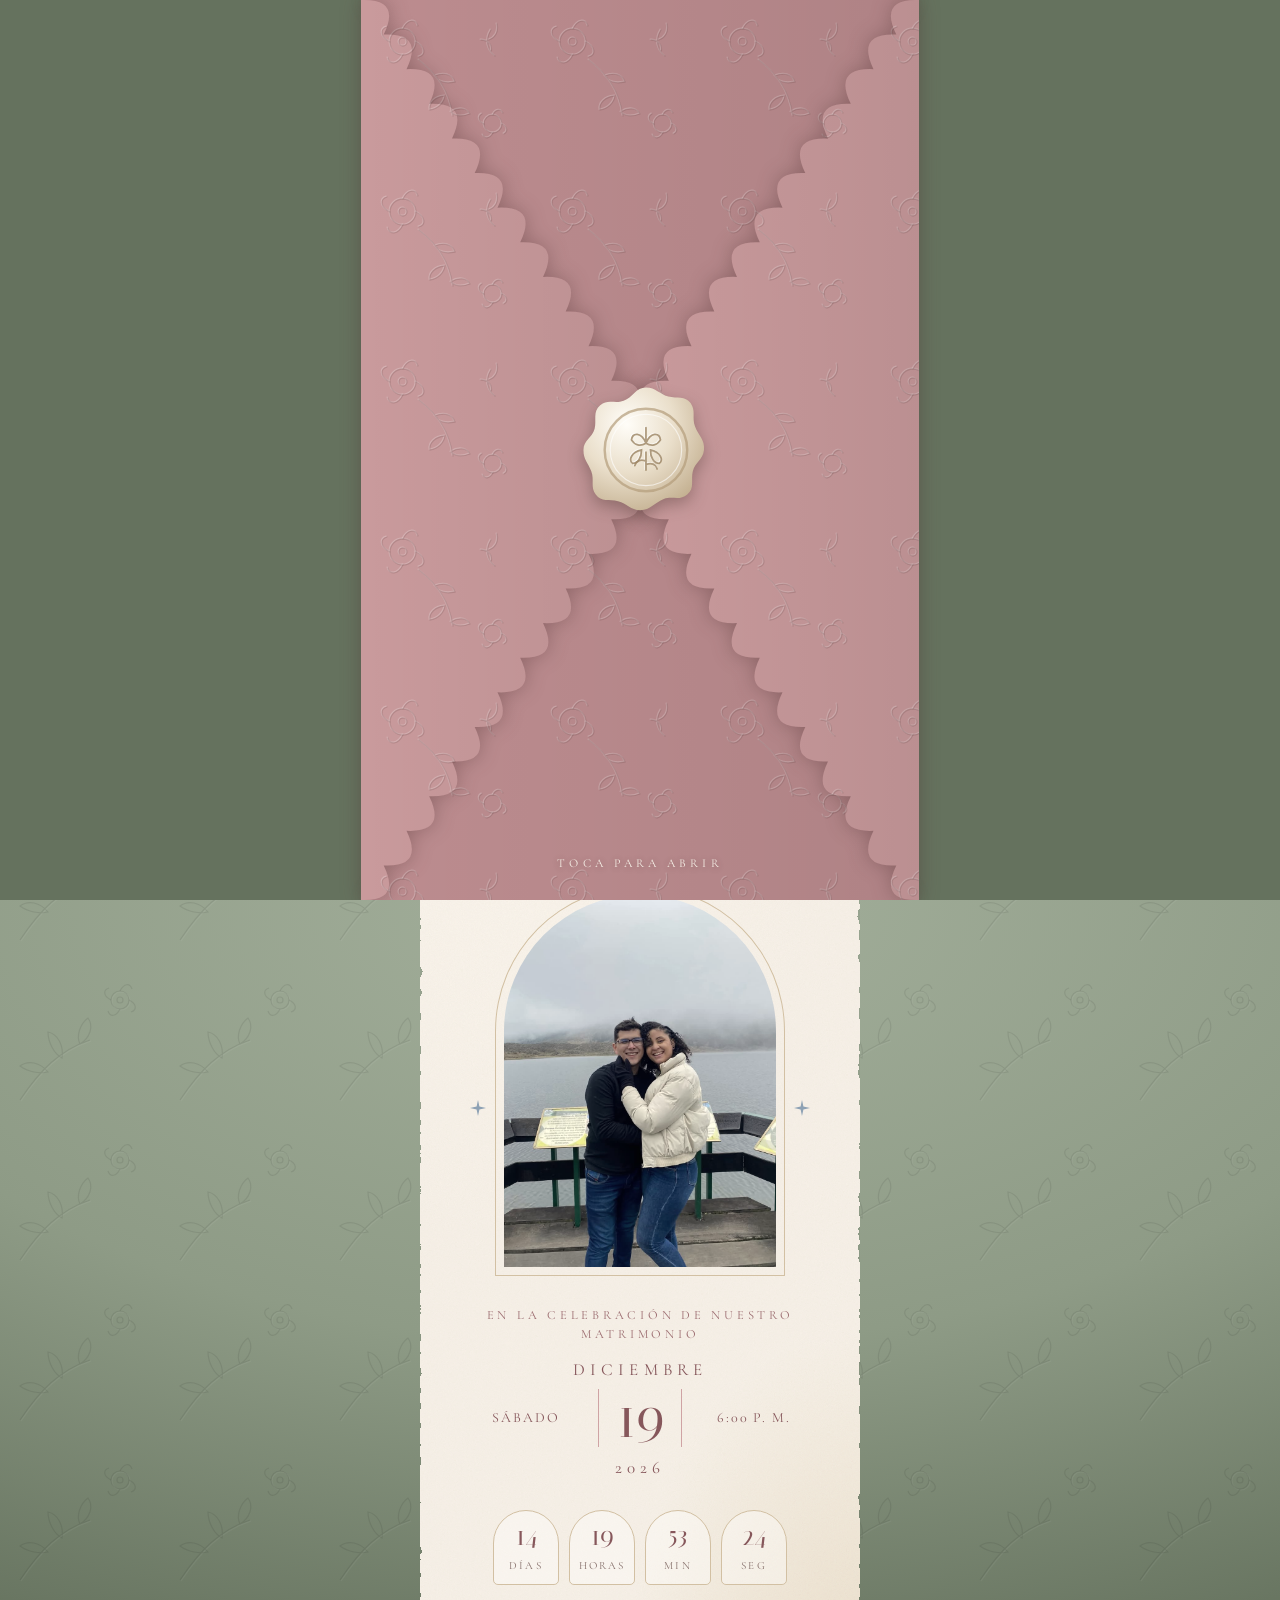
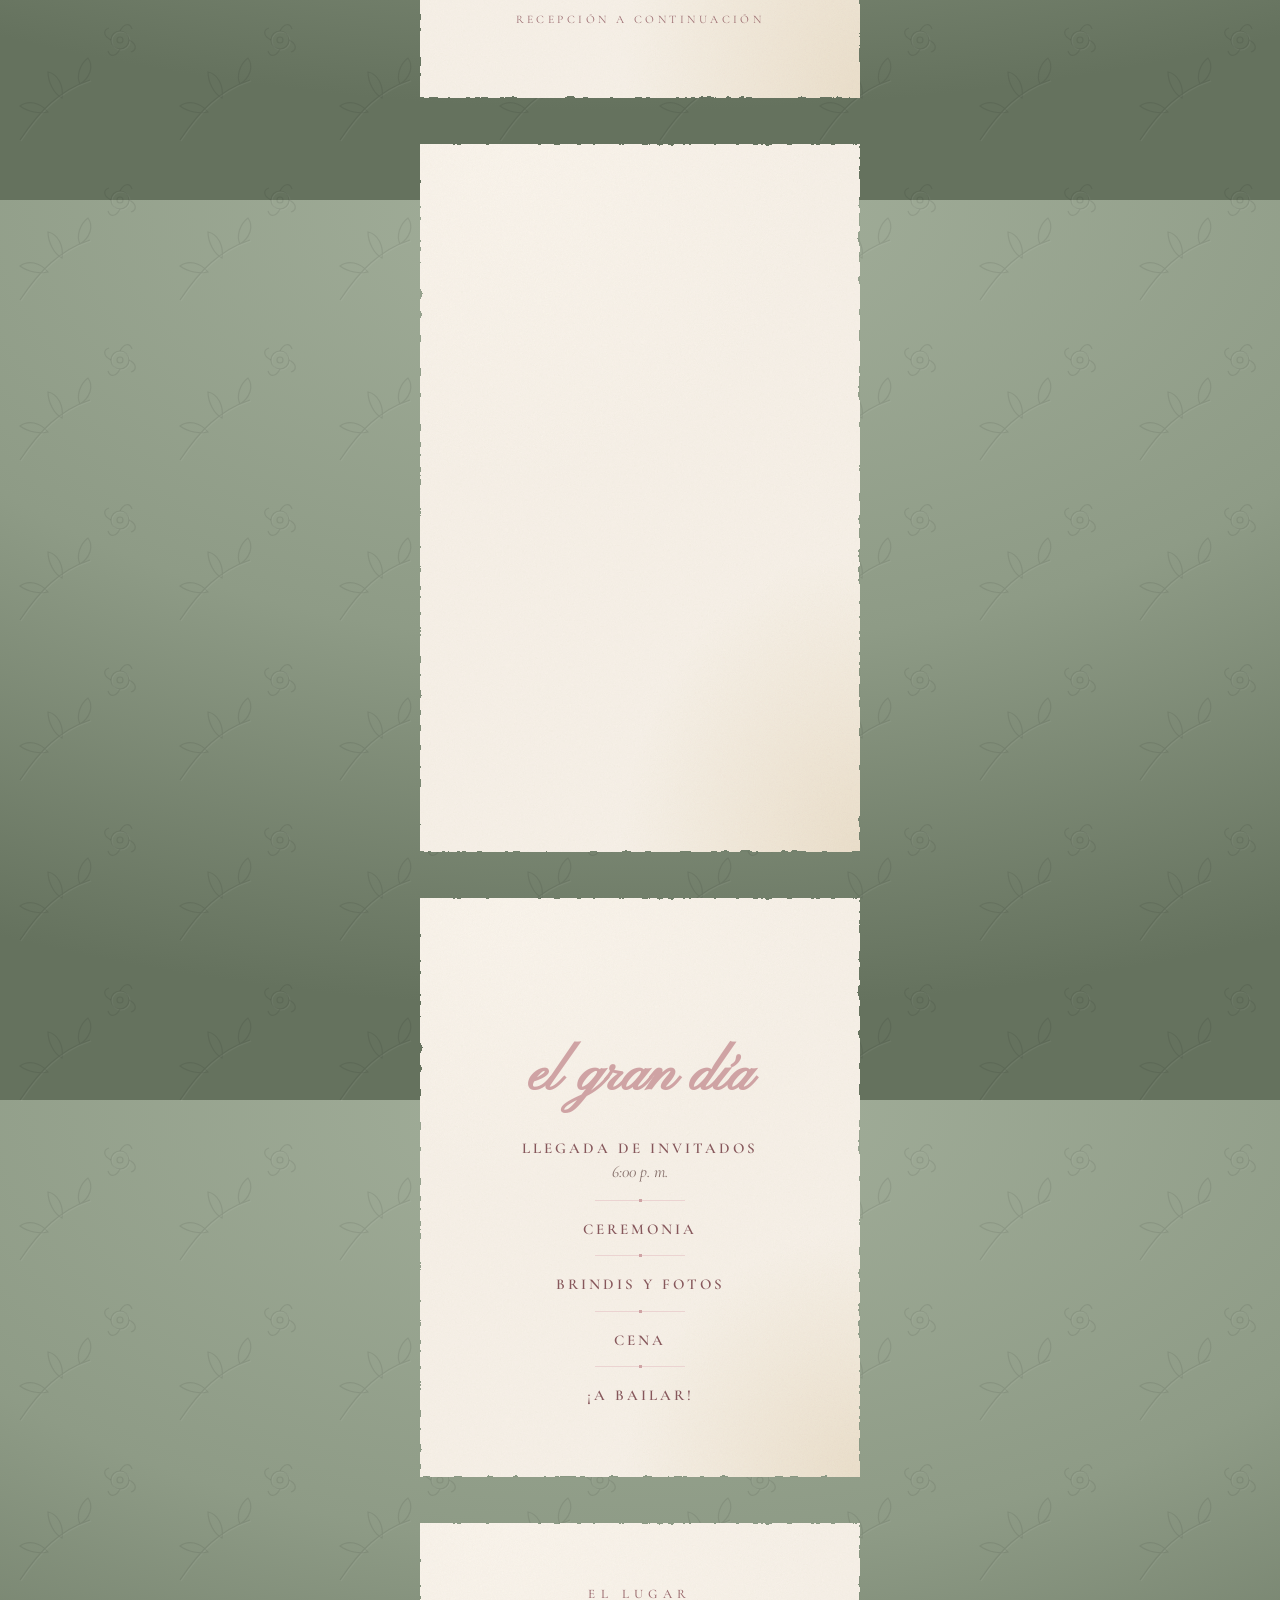
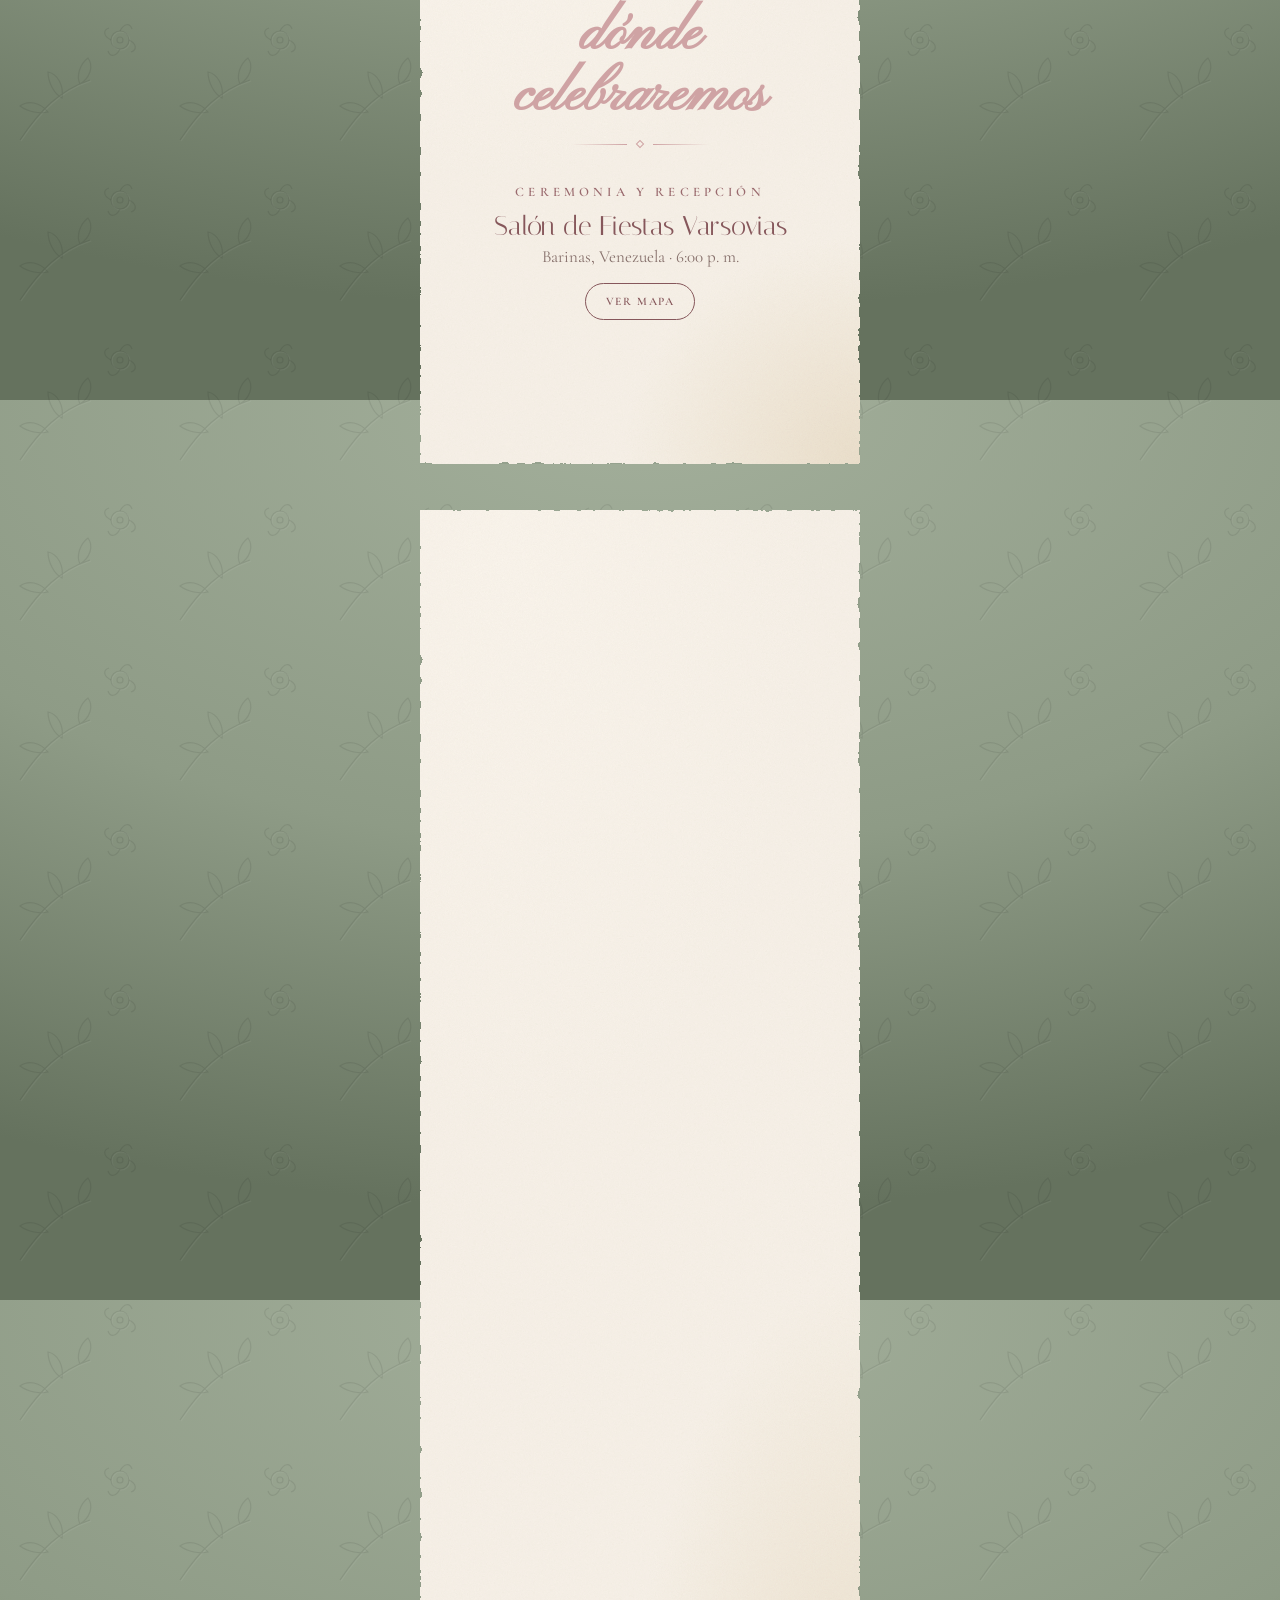
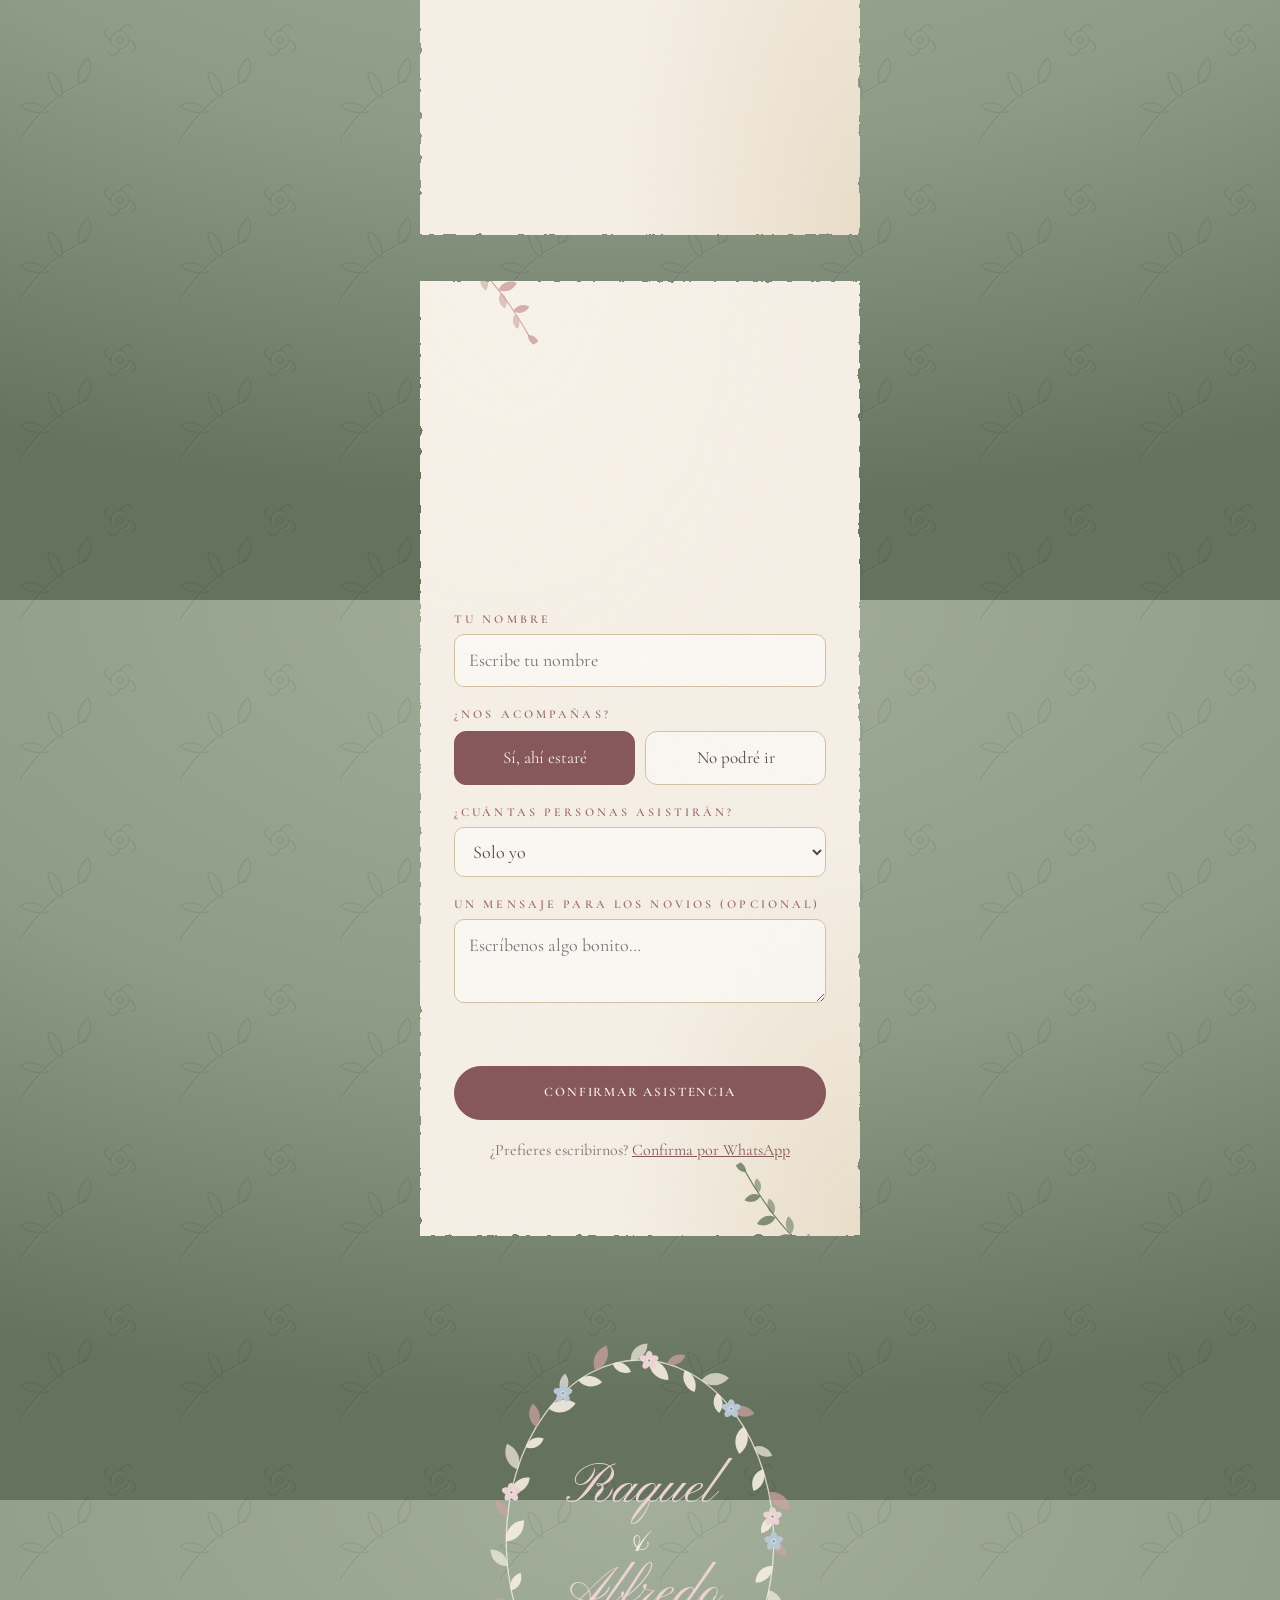
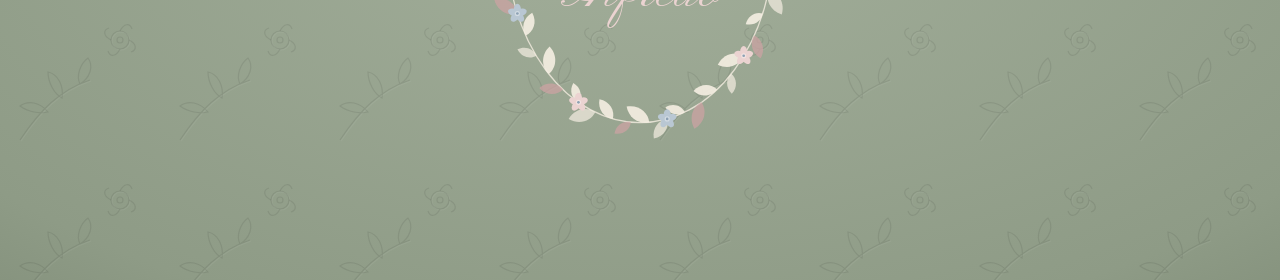
<file: index.html>
<!doctype html>
<html lang="es">
<head>
<meta charset="utf-8">
<meta name="viewport" content="width=device-width, initial-scale=1, viewport-fit=cover">
<title>Nuestra Boda</title>
<meta name="description" content="Invitación de boda. Confirma tu asistencia al final.">
<meta name="robots" content="noindex, nofollow">
<!-- Vista previa al compartir el enlace (WhatsApp, Facebook, etc.) -->
<meta property="og:type" content="website">
<meta property="og:url" content="https://raquelyalfredo.github.io/">
<meta property="og:title" content="Raquel & Alfredo · ¡Nos casamos!">
<meta property="og:description" content="Sábado 19 de diciembre de 2026 · Toca el sello para abrir tu invitación y confirma tu asistencia al final.">
<meta property="og:image" content="https://raquelyalfredo.github.io/img/vista-previa.jpg">
<meta property="og:image:width" content="1200">
<meta property="og:image:height" content="630">
<meta property="og:image:alt" content="Sobre rosa con sello de cera: invitación de boda de Raquel y Alfredo">
<meta property="og:locale" content="es_VE">
<meta name="twitter:card" content="summary_large_image">
<meta name="theme-color" content="#8E9B86">
<link rel="preconnect" href="https://fonts.googleapis.com">
<link rel="preconnect" href="https://fonts.gstatic.com" crossorigin>
<link href="https://fonts.googleapis.com/css2?family=Cormorant+Garamond:ital,wght@0,400;0,500;0,600;1,400&family=Italiana&family=Pinyon+Script&display=swap" rel="stylesheet">
<link rel="stylesheet" href="estilos.css">
<style>
  body { overflow-x: hidden; }
  body.cerrado { overflow: hidden; height: 100vh; }

  /* ---------- Sobre (igual que la referencia) ---------- */
  #sobre {
    position: fixed; inset: 0; z-index: 50; overflow: hidden;
    background: var(--fondo-noche);
    cursor: pointer;
    transition: opacity 1.1s ease, visibility 0s linear 1.1s;
  }
  #sobre.fuera { opacity: 0; visibility: hidden; pointer-events: none; }
  .mesa {
    position: absolute; top: 0; bottom: 0; left: 0; right: 0;
    width: min(100%, 62vh); margin: 0 auto;
    perspective: 1700px; perspective-origin: 50% 50%;
    animation: acercar 9s ease-out both;
  }
  @keyframes acercar { from { transform: scale(1.12); } to { transform: scale(1); } }

  /* tarjeta que queda dentro */
  .tarjeta {
    position: absolute; inset: 2.6% 4%;
    width: auto; max-width: none; padding: 0; overflow: visible;
    display: flex; flex-direction: column; align-items: center; justify-content: center;
    text-align: center; color: var(--rosa-osc);
  }
  .tarjeta .l1, .tarjeta .l3 { font-family: var(--f-display); font-size: max(14px, min(4.6vw, 2.85vh)); letter-spacing: .14em; color: var(--rosa); }
  .tarjeta .l2 { font-family: var(--f-display); font-size: min(9.6vw, 5.9vh); letter-spacing: .06em; white-space: nowrap; line-height: 1.15; margin: 4px 0; color: var(--vino); }
  .tarjeta .letra { display: inline-block; opacity: 0; filter: blur(8px); transform: translateY(3px); transition: opacity .9s ease, filter .9s ease, transform .9s ease; white-space: pre; }
  body.abierto .tarjeta .letra { opacity: 1; filter: blur(0); transform: none; }
  .tarjeta .luz {
    position: absolute; inset: 0; pointer-events: none;
    background: linear-gradient(115deg, rgba(255,255,255,.55) 0%, rgba(255,255,255,0) 38%, rgba(0,0,0,.05) 100%);
    mix-blend-mode: soft-light;
  }

  /* solapas */
  .solapa { position: absolute; inset: 0; transform-style: preserve-3d; will-change: transform; }
  .solapa svg { position: absolute; inset: 0; width: 100%; height: 100%; overflow: visible; backface-visibility: hidden; -webkit-backface-visibility: hidden; }
  .s-izq { z-index: 4; transform-origin: 0 50%; transition: transform 1.35s cubic-bezier(.55,.02,.25,1) .05s, opacity .5s ease 1.6s; }
  .s-der { z-index: 3; transform-origin: 100% 50%; transition: transform 1.35s cubic-bezier(.55,.02,.25,1) .2s, opacity .5s ease 1.7s; }
  .s-arriba { z-index: 2; transform-origin: 50% 0; transition: transform 1.05s cubic-bezier(.5,0,.3,1) 1.05s, opacity .5s ease 2.1s; }
  .s-abajo { z-index: 2; transform-origin: 50% 100%; transition: transform 1.05s cubic-bezier(.5,0,.3,1) 1.2s, opacity .5s ease 2.2s; }
  .s-izq .dorso, .s-der .dorso { transform: rotateY(180deg); }
  .s-arriba .dorso, .s-abajo .dorso { transform: rotateX(180deg); }
  .s-izq .cara, .s-der .cara { filter: drop-shadow(0 0 10px rgba(70,40,40,.35)); }
  .s-arriba .cara, .s-abajo .cara { filter: drop-shadow(0 0 6px rgba(70,40,40,.25)); }

  body.abierto .s-izq { transform: rotateY(-172deg); opacity: 0; }
  body.abierto .s-der { transform: rotateY(172deg); opacity: 0; }
  body.abierto .s-arriba { transform: rotateX(172deg); opacity: 0; }
  body.abierto .s-abajo { transform: rotateX(-172deg); opacity: 0; }

  /* sello de cera (va pegado a la solapa izquierda) */
  .sello {
    position: absolute; width: 96px; height: 96px; margin: -48px 0 0 -48px;
    backface-visibility: hidden; -webkit-backface-visibility: hidden;
    filter: drop-shadow(0 6px 8px rgba(60,40,35,.35));
    animation: latir 3s ease-in-out infinite;
  }
  .sello svg { position: static; width: 100%; height: 100%; }
  @keyframes latir { 0%,100% { transform: scale(1); } 50% { transform: scale(1.05); } }
  body.abierto .sello { animation: none; }

  .sello-texto {
    position: absolute; left: 0; right: 0; bottom: max(28px, env(safe-area-inset-bottom));
    z-index: 6; text-align: center; pointer-events: none;
    font-family: var(--f-serif); letter-spacing: .34em; text-transform: uppercase; font-size: 12px;
    color: var(--papel); text-shadow: 0 1px 6px rgba(70,40,40,.45);
    transition: opacity .4s;
    animation: parpadeo 2.4s ease-in-out infinite;
  }
  @keyframes parpadeo { 0%,100% { opacity: .55; } 50% { opacity: 1; } }
  body.abierto .sello-texto { opacity: 0; animation: none; }
  /* ---------- Hojas ---------- */
  main {
    padding: 56px 18px 0;
    display: flex; flex-direction: column; align-items: center; gap: 46px;
  }
  .hoja {
    width: 100%; max-width: 440px;
    padding: 64px 34px 58px;
    text-align: center;
    overflow: hidden;
  }
  .pre {
    font-size: 13px; letter-spacing: .34em; text-transform: uppercase; color: var(--rosa-osc);
    margin: 0;
  }
  .script { font-family: var(--f-script); font-weight: 400; }
  .display { font-family: var(--f-display); font-weight: 400; }

  /* revelado al hacer scroll */
  .revelar { opacity: 0; transform: translateY(18px); filter: blur(4px); transition: opacity 1s ease, transform 1s cubic-bezier(.2,.7,.2,1), filter 1s ease; }
  .revelar.visible { opacity: 1; transform: none; filter: none; }

  /* Portada */
  .portada { min-height: min(720px, 92vh); display: flex; flex-direction: column; justify-content: center; }
  .portada .display-titulo { font-family: var(--f-display); font-size: 15px; letter-spacing: .5em; color: var(--rosa-osc); margin: 10px 0 0; }
  .nombres { position: relative; margin: 34px 0 30px; line-height: .9; }
  .nombres .n1, .nombres .n2 { display: block; font-family: var(--f-script); color: var(--vino); font-size: clamp(64px, 19vw, 92px); position: relative; z-index: 1; }
  .nombres .n1 { text-align: left; padding-left: 4%; color: var(--rosa-osc); }
  .nombres .n2 { text-align: right; padding-right: 2%; margin-top: 8px; }
  .nombres .y {
    position: absolute; left: 50%; top: 50%; transform: translate(-30%, -52%);
    font-family: var(--f-script); font-size: clamp(130px, 38vw, 190px); color: var(--rosa-claro); opacity: .55; z-index: 0;
  }
  .portada .invita { font-size: 19px; font-style: italic; color: var(--tinta-suave); max-width: 300px; margin: 0 auto; }

  /* ramas */
  .rama { width: 150px; height: 60px; margin: 0 auto; color: var(--salvia-osc); }
  .rama-esquina { position: absolute; width: 140px; height: 140px; pointer-events: none; }

  /* Foto en arco */
  .arco-marco { position: relative; width: 78%; margin: 0 auto; padding: 8px; border: 1px solid var(--beige-osc); border-radius: 999px 999px 4px 4px; }
  .arco-marco img { width: 100%; aspect-ratio: 3/4.1; object-fit: cover; object-position: 50% 40%; border-radius: 999px 999px 2px 2px; filter: saturate(.85) sepia(.12); }
  .estrella { position: absolute; top: 55%; width: 16px; height: 16px; color: var(--acento); }
  .estrella.i { left: -26px; } .estrella.d { right: -26px; }
  .estrella::before { content: ""; position: absolute; top: 50%; width: 16px; height: 1px; background: var(--beige-osc); }
  .estrella.i::before { left: 14px; } .estrella.d::before { right: 14px; }
  .celebracion { margin: 30px 0 14px; font-size: 12.5px; letter-spacing: .3em; text-transform: uppercase; color: var(--rosa-osc); }
  .fecha-bloque { display: grid; grid-template-columns: 1fr auto 1fr; align-items: center; gap: 0; color: var(--vino); }
  .fecha-bloque .mes { grid-column: 1 / -1; font-size: 17px; letter-spacing: .3em; text-transform: uppercase; margin-bottom: 6px; }
  .fecha-bloque .lado { font-size: 14px; letter-spacing: .14em; text-transform: uppercase; padding: 0 12px; white-space: nowrap; }
  .fecha-bloque .lado:first-of-type { text-align: right; }
  .fecha-bloque .lado:last-of-type { text-align: left; }
  .fecha-bloque .dia { font-family: var(--f-display); font-size: 58px; line-height: 1; padding: 0 16px; border-left: 1px solid var(--rosa); border-right: 1px solid var(--rosa); }
  .fecha-bloque .anio { grid-column: 1 / -1; font-size: 17px; letter-spacing: .3em; margin-top: 8px; }

  .cuenta { display: flex; justify-content: center; gap: 10px; margin-top: 30px; }
  .cuenta div { width: 66px; padding: 10px 0 8px; border: 1px solid var(--beige-osc); border-radius: 40px 40px 6px 6px; background: rgba(255,255,255,.35); }
  .cuenta b { display: block; font-family: var(--f-display); font-weight: 400; font-size: 28px; color: var(--vino); line-height: 1.1; font-variant-numeric: tabular-nums; }
  .cuenta span { font-size: 11px; letter-spacing: .2em; text-transform: uppercase; color: var(--tinta-suave); }
  .sigue { margin-top: 26px; font-size: 11.5px; letter-spacing: .3em; text-transform: uppercase; color: var(--rosa-osc); }

  /* Historia */
  .titulo-script { font-family: var(--f-script); font-size: 58px; line-height: 1; color: var(--rosa); margin: 0 0 6px; }
  .titulo-doble { margin: 0 0 8px; line-height: 1.1; }
  .titulo-doble .a { display: block; font-family: var(--f-serif); font-weight: 500; font-size: 13px; color: var(--rosa-osc); letter-spacing: .42em; text-transform: uppercase; margin-bottom: 4px; }
  .titulo-doble .b { display: block; font-family: var(--f-script); font-size: 58px; color: var(--rosa); line-height: 1.05; }
  .collage { position: relative; height: 400px; margin: 26px 0 22px; }
  .polaroid { position: absolute; width: 56%; padding: 8px 8px 30px; background: #FBF8F2; box-shadow: 0 10px 24px rgba(90,71,68,.22); }
  .polaroid img { aspect-ratio: 4/5; object-fit: cover; width: 100%; filter: saturate(.85) sepia(.1); }
  .polaroid:nth-child(1) { left: 0; top: 18px; transform: rotate(-7deg); }
  .polaroid:nth-child(2) { right: 0; top: 0; transform: rotate(5deg); z-index: 2; }
  .polaroid:nth-child(3) { left: 22%; top: 120px; transform: rotate(-1.5deg); z-index: 3; width: 52%; }
  .cita { font-style: italic; font-size: 20px; color: var(--tinta-suave); max-width: 290px; margin: 0 auto; }

  /* Cronograma */
  .flores { width: 190px; height: 74px; margin: 0 auto 4px; }
  .cronograma { list-style: none; margin: 18px 0 0; padding: 0; }
  .cronograma li { padding: 14px 0 12px; }
  .cronograma li + li { border-top: 0; }
  .cronograma li + li::before { content: ""; display: block; width: 90px; height: 7px; margin: -14px auto 14px; background: radial-gradient(circle, var(--rosa) 1.5px, transparent 2px) center/7px 7px no-repeat, linear-gradient(var(--rosa-claro), var(--rosa-claro)) center/100% 1px no-repeat; }
  .cronograma .que { font-size: 15px; letter-spacing: .2em; text-transform: uppercase; color: var(--vino); font-weight: 600; }
  .cronograma .hora { font-size: 17px; color: var(--tinta-suave); font-style: italic; }

  /* Lugares */
  .lugar { padding: 22px 6px; }
  .lugar + .lugar { border-top: 1px solid var(--rosa-claro); }
  .lugar h3 { margin: 0; font-size: 13px; letter-spacing: .32em; text-transform: uppercase; color: var(--rosa-osc); font-weight: 600; }
  .lugar .nombre { font-family: var(--f-display); font-size: 27px; color: var(--vino); margin: 8px 0 2px; line-height: 1.15; }
  .lugar p { margin: 0 0 14px; color: var(--tinta-suave); font-size: 17px; }
  .lugar .boton { padding: 9px 20px; font-size: 11.5px; }
  .calendario { margin-top: 18px; }

  /* Detalles */
  .bloque-det { margin-top: 26px; }
  .bloque-det h3 { margin: 0; font-size: 15px; letter-spacing: .24em; text-transform: uppercase; color: var(--vino); font-weight: 600; }
  .corazones { display: flex; justify-content: center; gap: 10px; margin: 14px 0 8px; }
  .corazones svg { width: 30px; height: 30px; filter: drop-shadow(0 2px 3px rgba(90,71,68,.2)); }
  .bloque-det p { margin: 6px auto 0; font-size: 17px; color: var(--tinta-suave); max-width: 320px; }
  .bloque-det .tipo { font-size: 14px; letter-spacing: .24em; text-transform: uppercase; color: var(--tinta); }
  .leyenda { font-size: 12px; letter-spacing: .26em; text-transform: uppercase; color: var(--tinta-suave); }
  .leyenda.fuerte { color: var(--rosa-osc); font-weight: 600; margin-bottom: 12px; }
  .reservados { margin: 22px auto 0; padding: 18px 16px 16px; max-width: 320px; border: 1px dashed var(--beige-osc); border-radius: 14px; }
  .prohibidos { display: flex; flex-wrap: wrap; justify-content: center; gap: 14px 16px; }
  .prohibido { min-width: 62px; }
  .prohibido.dama span.muestra::after { display: none; }
  .prohibido { display: flex; flex-direction: column; align-items: center; gap: 6px; font-size: 11.5px; letter-spacing: .1em; text-transform: uppercase; color: var(--tinta); }
  .prohibido span.muestra { position: relative; width: 34px; height: 34px; border-radius: 50%; border: 1px solid var(--beige-osc); box-shadow: 0 2px 4px rgba(90,71,68,.15); overflow: hidden; }
  .prohibido span.muestra::after { content: ""; position: absolute; left: 50%; top: -4px; bottom: -4px; width: 2px; margin-left: -1px; background: var(--tinta-suave); transform: rotate(45deg); }

  /* RSVP */
  #confirmar .titulo-doble { margin: 10px 0 16px; }
  .limite { font-size: 21px; color: var(--vino); margin: 6px 0 4px; }
  .rsvp-nota { font-size: 12px; letter-spacing: .22em; text-transform: uppercase; color: var(--tinta-suave); margin: 0 0 28px; }
  form { text-align: left; display: grid; gap: 18px; }
  label.campo span { display: block; font-size: 12px; letter-spacing: .26em; text-transform: uppercase; color: var(--rosa-osc); margin-bottom: 6px; font-weight: 600; }
  .campo input, .campo select, .campo textarea {
    width: 100%; padding: 12px 14px; font-size: 18px;
    border: 1px solid var(--beige-osc); border-radius: 10px;
    background: rgba(255,255,255,.55);
    transition: border-color .2s, background .2s;
  }
  .campo input:focus, .campo select:focus, .campo textarea:focus { border-color: var(--rosa); background: #fff; outline: none; }
  .campo textarea { min-height: 84px; resize: vertical; }
  fieldset { border: 0; padding: 0; margin: 0; }
  fieldset legend { font-size: 12px; letter-spacing: .26em; text-transform: uppercase; color: var(--rosa-osc); margin-bottom: 8px; font-weight: 600; padding: 0; }
  .opciones { display: grid; grid-template-columns: 1fr 1fr; gap: 10px; }
  .opciones input { position: absolute; opacity: 0; pointer-events: none; }
  .opciones label {
    display: flex; align-items: center; justify-content: center; text-align: center;
    min-height: 54px; padding: 8px 10px; border-radius: 12px; cursor: pointer;
    border: 1px solid var(--beige-osc); background: rgba(255,255,255,.4);
    font-size: 17px; line-height: 1.2; transition: all .2s;
  }
  .opciones input:checked + label { background: var(--vino); border-color: var(--vino); color: var(--papel); }
  .opciones input:focus-visible + label { outline: 2px solid var(--acento); outline-offset: 2px; }
  #grupo-personas[hidden] { display: none; }
  form .boton { width: 100%; padding: 16px; margin-top: 4px; }
  .error { color: #9B2C3A; font-size: 16px; margin: 0; min-height: 1em; text-align: center; }
  .whats { display: block; text-align: center; margin-top: 18px; color: var(--tinta-suave); font-size: 16px; }
  .whats a { color: var(--vino); }
  .whats[hidden] { display: none; }

  .gracias { display: none; padding: 20px 0 6px; }
  .gracias.mostrar { display: block; animation: aparecer .8s ease both; }
  .gracias svg { width: 84px; height: 84px; margin: 0 auto 10px; }
  .gracias .circ { stroke-dasharray: 240; stroke-dashoffset: 240; animation: trazo 1s ease forwards .1s; }
  .gracias .chk { stroke-dasharray: 60; stroke-dashoffset: 60; animation: trazo .5s ease forwards .9s; }
  .gracias h3 { font-family: var(--f-script); font-weight: 400; font-size: 50px; color: var(--vino); margin: 0; line-height: 1.1; }
  .gracias p { font-size: 19px; color: var(--tinta-suave); margin: 8px auto 0; max-width: 300px; }
  @keyframes trazo { to { stroke-dashoffset: 0; } }
  @keyframes aparecer { from { opacity: 0; transform: translateY(10px); } }

  /* Cierre */
  .cierre { padding: 90px 20px 70px; text-align: center; color: var(--rosa-claro); }
  .corona { position: relative; width: min(340px, 86vw); margin: 0 auto; }
  .corona svg { width: 100%; height: auto; display: block; }
  .corona .dentro { position: absolute; inset: 0; display: flex; flex-direction: column; align-items: center; justify-content: center; font-family: var(--f-script); color: var(--rosa-claro); line-height: 1; }
  .corona .dentro span { font-size: clamp(40px, 12vw, 56px); }
  .corona .dentro em { font-style: normal; font-size: 40px; color: var(--acento-claro); margin: 4px 0; }
  .cierre p { font-size: 13px; letter-spacing: .34em; text-transform: uppercase; margin: 34px 0 0; color: var(--acento-claro); }

  .demo-aviso { position: fixed; bottom: 10px; left: 50%; transform: translateX(-50%); z-index: 40; background: var(--salvia-osc); color: #fff; font-size: 13px; padding: 6px 14px; border-radius: 999px; letter-spacing: .04em; box-shadow: 0 4px 14px rgba(0,0,0,.25); white-space: nowrap; }
</style>
</head>
<body class="cerrado textura-fondo">

<!-- Definiciones SVG -->
<svg width="0" height="0" style="position:absolute" aria-hidden="true">
  <defs>
    <filter id="rasgado" x="-5%" y="-5%" width="110%" height="110%">
      <feTurbulence type="fractalNoise" baseFrequency="0.09" numOctaves="3" seed="7" result="t"/>
      <feDisplacementMap in="SourceGraphic" in2="t" scale="7" xChannelSelector="R" yChannelSelector="G"/>
    </filter>
    <path id="hoja-forma" d="M0 0 C5 -6 15 -7 22 0 C15 7 5 6 0 0Z"/>
    <symbol id="rama" viewBox="0 0 150 60">
      <path d="M8 46 C40 30 80 24 142 30" fill="none" stroke="currentColor" stroke-width="1.2"/>
      <g fill="currentColor">
        <use href="#hoja-forma" transform="translate(28 38) rotate(-60) scale(.9)" opacity=".85"/>
        <use href="#hoja-forma" transform="translate(30 38) rotate(30) scale(.8)" opacity=".6"/>
        <use href="#hoja-forma" transform="translate(52 32) rotate(-70)" opacity=".85"/>
        <use href="#hoja-forma" transform="translate(56 32) rotate(25) scale(.85)" opacity=".6"/>
        <use href="#hoja-forma" transform="translate(80 28) rotate(-75) scale(.95)" opacity=".85"/>
        <use href="#hoja-forma" transform="translate(84 28) rotate(20) scale(.8)" opacity=".6"/>
        <use href="#hoja-forma" transform="translate(108 28) rotate(-70) scale(.8)" opacity=".85"/>
        <use href="#hoja-forma" transform="translate(112 29) rotate(25) scale(.7)" opacity=".6"/>
        <use href="#hoja-forma" transform="translate(138 30) rotate(-10) scale(.75)" opacity=".85"/>
      </g>
    </symbol>
    <symbol id="flor" viewBox="-20 -20 40 40">
      <g>
        <ellipse rx="7" ry="11" transform="rotate(0) translate(0 -8)"/>
        <ellipse rx="7" ry="11" transform="rotate(72) translate(0 -8)"/>
        <ellipse rx="7" ry="11" transform="rotate(144) translate(0 -8)"/>
        <ellipse rx="7" ry="11" transform="rotate(216) translate(0 -8)"/>
        <ellipse rx="7" ry="11" transform="rotate(288) translate(0 -8)"/>
      </g>
      <circle r="5" fill="#fff" opacity=".35"/>
      <circle r="2.6" fill="var(--acento)"/>
    </symbol>
    <path id="corazon" d="M12 21s-7.5-4.6-9.8-9.3C.6 8.4 2.4 4.5 6.2 4.1c2.2-.2 4 .9 5.8 3 1.8-2.1 3.6-3.2 5.8-3 3.8.4 5.6 4.3 4 7.6C19.5 16.4 12 21 12 21z"/>
  </defs>
</svg>

<!-- Sobre -->
<div id="sobre" role="button" tabindex="0" aria-label="Abrir la invitación">
  <svg width="0" height="0" style="position:absolute" aria-hidden="true">
    <defs>
      <!-- relieve floral del papel del sobre -->
      <pattern id="relieve" width="170" height="170" patternUnits="userSpaceOnUse">
        <g fill="none" stroke-width="1.3" stroke-linecap="round">
          <g stroke="#FFF" stroke-opacity=".22" transform="translate(-.8 -.8)">
            <circle cx="42" cy="42" r="13"/><circle cx="42" cy="42" r="4"/>
            <path d="M42 29c5-10 13-10 15-3M55 42c10 5 10 13 3 15M42 55c-5 10-13 10-15 3M29 42c-10-5-10-13-3-15"/>
            <path d="M58 60c18 14 30 30 34 56M74 76c10-4 18-1 20 6-9 2-16 0-20-6zM84 96c-10 1-16 7-15 14 8-1 14-7 15-14zM90 112c8-5 16-4 19 2-8 3-15 2-19-2z"/>
            <circle cx="132" cy="124" r="9"/><path d="M132 115c3-6 8-6 10-2M141 124c6 3 6 8 2 10M132 133c-3 6-8 6-10 2M123 124c-6-3-6-8-2-10"/>
            <path d="M130 30c-6 10-4 20 4 26M136 24c2 8-2 14-8 16M120 40c8 0 12 6 10 12"/>
          </g>
          <g stroke="#5A3A3A" stroke-opacity=".18">
            <circle cx="42" cy="42" r="13"/><circle cx="42" cy="42" r="4"/>
            <path d="M42 29c5-10 13-10 15-3M55 42c10 5 10 13 3 15M42 55c-5 10-13 10-15 3M29 42c-10-5-10-13-3-15"/>
            <path d="M58 60c18 14 30 30 34 56M74 76c10-4 18-1 20 6-9 2-16 0-20-6zM84 96c-10 1-16 7-15 14 8-1 14-7 15-14zM90 112c8-5 16-4 19 2-8 3-15 2-19-2z"/>
            <circle cx="132" cy="124" r="9"/><path d="M132 115c3-6 8-6 10-2M141 124c6 3 6 8 2 10M132 133c-3 6-8 6-10 2M123 124c-6-3-6-8-2-10"/>
            <path d="M130 30c-6 10-4 20 4 26M136 24c2 8-2 14-8 16M120 40c8 0 12 6 10 12"/>
          </g>
        </g>
      </pattern>
      <linearGradient id="sombra-solapa" x1="0" y1="0" x2="1" y2="0">
        <stop offset="0" stop-color="#000" stop-opacity="0"/>
        <stop offset="1" stop-color="#000" stop-opacity=".07"/>
      </linearGradient>
      <radialGradient id="cera" cx="36%" cy="30%" r="78%">
        <stop offset="0" stop-color="#FFFDF8"/>
        <stop offset=".5" stop-color="#EADFCB"/>
        <stop offset="1" stop-color="#C2AE8E"/>
      </radialGradient>
    </defs>
  </svg>

  <div class="mesa">
    <div class="tarjeta hoja" aria-hidden="true">
      <div class="l1" data-letras="ESTÁS"></div>
      <div class="l2" data-letras="CORDIALMENTE"></div>
      <div class="l3" data-letras="INVITADO"></div>
      <div class="luz"></div>
    </div>
    <div class="solapa s-arriba"><svg class="cara"></svg><svg class="dorso"></svg></div>
    <div class="solapa s-abajo"><svg class="cara"></svg><svg class="dorso"></svg></div>
    <div class="solapa s-der"><svg class="cara"></svg><svg class="dorso"></svg></div>
    <div class="solapa s-izq"><svg class="cara"></svg><svg class="dorso"></svg>
      <div class="sello" id="sello">
        <svg viewBox="0 0 120 120" aria-hidden="true">
          <path fill="url(#cera)" d="M60 4c9 0 12 6 20 8s15-1 20 6 1 13 4 21 9 12 8 21-8 11-10 19 2 15-5 21-13 1-21 4-12 10-21 10-12-6-20-8-15 1-20-6-1-13-4-21S4 69 4 60s8-11 10-19-2-15 5-21 13-1 21-4S51 4 60 4z"/>
          <circle cx="60" cy="60" r="37" fill="none" stroke="#B49D7B" stroke-opacity=".7" stroke-width="2.2"/>
          <circle cx="60" cy="60" r="32" fill="none" stroke="#fff" stroke-opacity=".6" stroke-width="1"/>
          <g transform="translate(60 58)" fill="none" stroke-linecap="round">
            <g stroke="#fff" stroke-opacity=".7" stroke-width="1.6" transform="translate(-.7 -.7)">
              <path d="M0-4c4-10 12-10 13-3-3 5-8 6-13 3zM0-4c-4-10-12-10-13-3 3 5 8 6 13 3zM0-4c0-9 0-14 0-14M-4 2c-9 2-12 9-8 12 5 0 8-5 8-12zM4 2c9 2 12 9 8 12-5 0-8-5-8-12z"/>
              <path d="M0 4v16M0 12c-5-2-9 0-10 4M0 15c5-2 9 0 10 4"/>
            </g>
            <g stroke="#9C8462" stroke-opacity=".8" stroke-width="1.6">
              <path d="M0-4c4-10 12-10 13-3-3 5-8 6-13 3zM0-4c-4-10-12-10-13-3 3 5 8 6 13 3zM0-4c0-9 0-14 0-14M-4 2c-9 2-12 9-8 12 5 0 8-5 8-12zM4 2c9 2 12 9 8 12-5 0-8-5-8-12z"/>
              <path d="M0 4v16M0 12c-5-2-9 0-10 4M0 15c5-2 9 0 10 4"/>
            </g>
          </g>
        </svg>
      </div>
    </div>
  </div>
  <div class="sello-texto">Toca para abrir</div>
</div>

<main>
  <!-- 1. Portada -->
  <section class="hoja portada">
    <p class="pre revelar">Con todo nuestro amor</p>
    <p class="display-titulo revelar">NOS CASAMOS</p>
    <h1 class="nombres revelar">
      <span class="n1" data-campo="novia" data-corto></span>
      <span class="y" aria-hidden="true">&amp;</span>
      <span class="sr-only">y</span>
      <span class="n2" data-campo="novio" data-corto></span>
    </h1>
    <svg class="rama revelar" aria-hidden="true"><use href="#rama"/></svg>
    <p class="invita revelar">tenemos el honor de invitarte a celebrar el comienzo de nuestra vida juntos</p>
  </section>

  <!-- 2. Fecha -->
  <section class="hoja">
    <div class="arco-marco revelar">
      <img src="img/portada.jpg" alt="Los novios abrazados frente a un lago con neblina">
      <svg class="estrella i" viewBox="0 0 16 16"><path fill="currentColor" d="M8 0 9.4 6.6 16 8 9.4 9.4 8 16 6.6 9.4 0 8 6.6 6.6z"/></svg>
      <svg class="estrella d" viewBox="0 0 16 16"><path fill="currentColor" d="M8 0 9.4 6.6 16 8 9.4 9.4 8 16 6.6 9.4 0 8 6.6 6.6z"/></svg>
    </div>
    <p class="celebracion revelar">En la celebración de nuestro matrimonio</p>
    <div class="fecha-bloque revelar">
      <div class="mes" id="f-mes"></div>
      <div class="lado" id="f-semana"></div>
      <div class="dia" id="f-dia"></div>
      <div class="lado" id="f-hora"></div>
      <div class="anio" id="f-anio"></div>
    </div>
    <div class="cuenta revelar" aria-live="off">
      <div><b id="c-d">0</b><span>días</span></div>
      <div><b id="c-h">0</b><span>horas</span></div>
      <div><b id="c-m">0</b><span>min</span></div>
      <div><b id="c-s">0</b><span>seg</span></div>
    </div>
    <p class="sigue revelar">Recepción a continuación</p>
  </section>

  <!-- 3. Historia -->
  <section class="hoja">
    <h2 class="titulo-script revelar">nuestra historia</h2>
    <div class="separador revelar"><i></i></div>
    <div class="collage revelar">
      <figure class="polaroid" style="margin:0"><img src="img/foto1.jpg" alt="Los novios bajo luces de verbena"></figure>
      <figure class="polaroid" style="margin:0"><img src="img/foto2.jpg" alt="Los novios en Mérida"></figure>
      <figure class="polaroid" style="margin:0"><img src="img/foto3.jpg" alt="Un beso en la frente"></figure>
    </div>
    <p class="cita revelar">“Y así, sin darnos cuenta, empezó nuestro para siempre.”</p>
  </section>

  <!-- 4. Cronograma -->
  <section class="hoja">
    <svg class="flores revelar" viewBox="0 0 190 74" aria-hidden="true">
      <use href="#rama" x="-6" y="14" width="110" height="44" style="color:var(--salvia-osc)" transform="rotate(-8 50 36)"/>
      <use href="#rama" x="86" y="14" width="110" height="44" style="color:var(--salvia-osc)" transform="scale(-1 1) translate(-282 0) rotate(-8 140 36)"/>
      <use href="#flor" x="64" y="18" width="34" height="34" fill="var(--acento)"/>
      <use href="#flor" x="80" y="10" width="44" height="44" fill="var(--rosa)"/>
      <use href="#flor" x="106" y="22" width="30" height="30" fill="var(--rosa-claro)"/>
    </svg>
    <h2 class="titulo-script revelar">el gran día</h2>
    <ul class="cronograma" id="cronograma"></ul>
  </section>

  <!-- 5. Lugares -->
  <section class="hoja">
    <h2 class="titulo-doble revelar"><span class="a">El lugar</span><span class="b">dónde celebraremos</span></h2>
    <div class="separador revelar"><i></i></div>
    <div class="lugar revelar">
      <h3 id="h-ceremonia">Ceremonia</h3>
      <div class="nombre" data-campo="ceremonia.nombre"></div>
      <p><span data-campo="ceremonia.direccion"></span> · <span data-campo="ceremonia.hora"></span></p>
      <a class="boton secundario" data-href="ceremonia.mapa" target="_blank" rel="noopener">Ver mapa</a>
    </div>
    <div class="lugar revelar" id="lugar-recepcion">
      <h3>Recepción</h3>
      <div class="nombre" data-campo="recepcion.nombre"></div>
      <p><span data-campo="recepcion.direccion"></span> · <span data-campo="recepcion.hora"></span></p>
      <a class="boton secundario" data-href="recepcion.mapa" target="_blank" rel="noopener">Ver mapa</a>
    </div>
    <div class="calendario revelar"><button class="boton" type="button" id="btn-cal">Guardar en mi calendario</button></div>
  </section>

  <!-- 6. Detalles -->
  <section class="hoja">
    <h2 class="titulo-doble revelar"><span class="a">Para tomar en cuenta</span><span class="b">los detalles</span></h2>
    <div class="bloque-det revelar">
      <h3>Código de vestimenta</h3>
      <div class="separador"><i></i></div>
      <div class="tipo" data-campo="vestimenta.tipo"></div>
      <p data-campo="vestimenta.nota"></p>
      <div class="corazones" id="corazones"></div>
      <div class="leyenda">Paleta sugerida</div>

      <div class="reservados">
        <div class="leyenda fuerte">Colores reservados</div>
        <div class="prohibidos" id="prohibidos"></div>
        <p><em data-campo="vestimenta.evitar"></em></p>
        <div class="leyenda fuerte" style="margin-top:18px">Solo para las damas de honor</div>
        <div class="prohibidos" id="damas"></div>
      </div>
    </div>
    <div class="bloque-det revelar">
      <h3>Una noche para adultos</h3>
      <div class="separador"><i></i></div>
      <p data-campo="soloAdultos"></p>
    </div>
    <div class="bloque-det revelar">
      <h3>Regalos</h3>
      <div class="separador"><i></i></div>
      <p data-campo="regalos"></p>
    </div>
  </section>

  <!-- 7. RSVP -->
  <section class="hoja" id="confirmar">
    <svg class="rama-esquina" style="top:-40px;left:-30px;transform:rotate(55deg);color:var(--rosa)" aria-hidden="true"><use href="#rama" width="140" height="56"/></svg>
    <svg class="rama-esquina" style="bottom:-30px;right:-24px;transform:rotate(-125deg);color:var(--salvia-osc)" aria-hidden="true"><use href="#rama" width="140" height="56"/></svg>
    <h2 class="titulo-doble revelar"><span class="a">Con mucho cariño</span><span class="b">confirma tu asistencia</span></h2>
    <p class="limite revelar">Confirma antes del <span data-campo="confirmarAntesDe"></span></p>
    <p class="rsvp-nota revelar">Escribe tu nombre tal como te conocemos</p>

    <form id="form-rsvp" class="revelar" novalidate>
      <label class="campo">
        <span>Tu nombre</span>
        <input name="nombre" autocomplete="given-name" required maxlength="80" placeholder="Escribe tu nombre">
      </label>
      <fieldset>
        <legend>¿Nos acompañas?</legend>
        <div class="opciones">
          <input type="radio" name="asiste" id="a-si" value="si" checked><label for="a-si">Sí, ahí estaré</label>
          <input type="radio" name="asiste" id="a-no" value="no"><label for="a-no">No podré ir</label>
        </div>
      </fieldset>
      <label class="campo" id="grupo-personas">
        <span>¿Cuántas personas asistirán?</span>
        <select name="personas">
          <option value="1">Solo yo</option>
          <option value="2">2 personas</option>
          <option value="3">3 personas</option>
          <option value="4">4 personas</option>
          <option value="5">5 personas</option>
          <option value="6">6 personas</option>
          <option value="7">7 personas</option>
          <option value="8">8 personas</option>
        </select>
      </label>
      <label class="campo">
        <span>Un mensaje para los novios (opcional)</span>
        <textarea name="mensaje" maxlength="500" placeholder="Escríbenos algo bonito…"></textarea>
      </label>
      <p class="error" id="error" role="alert"></p>
      <button class="boton" type="submit" id="btn-enviar">Confirmar asistencia</button>
    </form>

    <div class="gracias" id="gracias" role="status">
      <svg viewBox="0 0 84 84" aria-hidden="true">
        <circle class="circ" cx="42" cy="42" r="37" fill="none" stroke="var(--rosa)" stroke-width="2"/>
        <path class="chk" d="M27 43l10 10 20-22" fill="none" stroke="var(--vino)" stroke-width="3" stroke-linecap="round" stroke-linejoin="round"/>
      </svg>
      <h3 id="gracias-titulo">¡Gracias!</h3>
      <p id="gracias-texto"></p>
    </div>
    <p class="whats" id="whats" hidden>¿Prefieres escribirnos? <a target="_blank" rel="noopener">Confirma por WhatsApp</a></p>
  </section>
</main>

<!-- Cierre -->
<footer class="cierre">
  <div class="corona revelar">
    <svg id="corona-svg" viewBox="0 0 300 380" aria-hidden="true"></svg>
    <div class="dentro"><span data-campo="novia" data-corto></span><em>&amp;</em><span data-campo="novio" data-corto></span></div>
  </div>
  <p class="revelar">Te esperamos</p>
</footer>

<script src="datos.js"></script>
<script src="api.js"></script>
<script>
(function () {
  const B = window.BODA;
  const obtener = ruta => ruta.split(".").reduce((o, k) => (o || {})[k], B);

  // Rellenar textos
  document.querySelectorAll("[data-campo]").forEach(el => { const v = obtener(el.dataset.campo) || ""; el.textContent = el.hasAttribute("data-corto") ? String(v).split(" ")[0] : v; });
  document.querySelectorAll("[data-href]").forEach(el => { el.href = obtener(el.dataset.href) || "#"; });
  document.title = `${B.novia} & ${B.novio} · Nuestra boda`;

  // Un solo lugar para ceremonia y recepción
  if (!B.recepcion) {
    document.getElementById("lugar-recepcion").remove();
    document.getElementById("h-ceremonia").textContent = "Ceremonia y recepción";
  }

  // Fecha
  const fecha = new Date(B.fecha);
  const fmt = o => new Intl.DateTimeFormat("es", o).format(fecha);
  document.getElementById("f-mes").textContent = fmt({ month: "long" });
  document.getElementById("f-semana").textContent = fmt({ weekday: "long" });
  document.getElementById("f-dia").textContent = fmt({ day: "numeric" });
  document.getElementById("f-hora").textContent = B.ceremonia.hora;
  document.getElementById("f-anio").textContent = fmt({ year: "numeric" });

  // Cuenta regresiva
  const c = ["d", "h", "m", "s"].map(k => document.getElementById("c-" + k));
  function tick() {
    let t = Math.max(0, fecha - new Date()) / 1000;
    const v = [Math.floor(t / 86400), Math.floor(t % 86400 / 3600), Math.floor(t % 3600 / 60), Math.floor(t % 60)];
    v.forEach((n, i) => c[i].textContent = i ? String(n).padStart(2, "0") : n);
  }
  tick(); setInterval(tick, 1000);

  // Cronograma
  const ul = document.getElementById("cronograma");
  B.cronograma.forEach(x => {
    const li = document.createElement("li");
    li.className = "revelar";
    li.innerHTML = `<div class="que"></div><div class="hora"></div>`;
    li.querySelector(".que").textContent = x.texto;
    if (x.hora) li.querySelector(".hora").textContent = x.hora; else li.querySelector(".hora").remove();
    ul.appendChild(li);
  });

  // Corazones de vestimenta
  document.getElementById("corazones").innerHTML = (B.vestimenta.colores || [])
    .map(col => `<svg viewBox="0 0 24 24"><use href="#corazon" fill="${col}"/></svg>`).join("");
  document.getElementById("damas").innerHTML = (B.vestimenta.damas || [])
    .map(p => `<div class="prohibido dama"><span class="muestra" style="background:${p.color}" aria-hidden="true"></span>${p.nombre}</div>`).join("");
  document.getElementById("prohibidos").innerHTML = (B.vestimenta.prohibidos || [])
    .map(p => `<div class="prohibido"><span class="muestra" style="background:${p.color}" aria-hidden="true"></span>${p.nombre}</div>`).join("");

  // Corona de cierre
  (function () {
    const svg = document.getElementById("corona-svg");
    const cx = 150, cy = 190, rx = 118, ry = 160, n = 46;
    let h = "";
    for (let i = 0; i < n; i++) {
      const a = (i / n) * Math.PI * 2;
      const x = cx + rx * Math.cos(a), y = cy + ry * Math.sin(a);
      const tang = (Math.atan2(ry * Math.cos(a), -rx * Math.sin(a)) * 180) / Math.PI;
      const lado = i % 2 ? 40 : -40;
      h += `<use href="#hoja-forma" transform="translate(${x.toFixed(1)} ${y.toFixed(1)}) rotate(${(tang + lado).toFixed(1)}) scale(${(0.8 + (i % 3) * 0.15).toFixed(2)})" fill="${i % 4 ? "#F5EEE2" : "#CFA3A4"}" opacity="${i % 2 ? .9 : .7}"/>`;
      if (i % 5 === 0) h += `<use href="#flor" x="${(x - 9).toFixed(1)}" y="${(y - 9).toFixed(1)}" width="18" height="18" fill="${i % 10 ? "#EBD3D1" : "#B9C7D3"}"/>`;
    }
    svg.innerHTML = `<ellipse cx="${cx}" cy="${cy}" rx="${rx}" ry="${ry}" fill="none" stroke="#F5EEE2" stroke-width="1.2" opacity=".8"/>` + h;
  })();

  // ---------- Sobre: dibujar solapas con borde ondulado ----------
  (function () {
    const sobre = document.getElementById("sobre");
    const COL = {
      lado: "#C99A9C", ladoDorso: "#E4C3C2",
      tapa: "#BC8C8F", tapaDorso: "#DDB8B7"
    };
    // borde festoneado de (x1,y1) a (x2,y2); las ondas salen hacia el lado opuesto a (ox,oy)
    function festones(x1, y1, x2, y2, ox, oy, tam) {
      const dx = x2 - x1, dy = y2 - y1, L = Math.hypot(dx, dy);
      const n = Math.max(6, Math.round(L / tam));
      let nx = -dy / L, ny = dx / L;
      const mx = (x1 + x2) / 2, my = (y1 + y2) / 2;
      if ((mx + nx - ox) ** 2 + (my + ny - oy) ** 2 < (mx - ox) ** 2 + (my - oy) ** 2) { nx = -nx; ny = -ny; }
      const amp = (L / n) * 0.42;
      let d = "";
      for (let i = 0; i < n; i++) {
        const ax = x1 + dx * (i / n), ay = y1 + dy * (i / n);
        const bx = x1 + dx * ((i + 1) / n), by = y1 + dy * ((i + 1) / n);
        const cx = (ax + bx) / 2 + nx * amp * 2, cy = (ay + by) / 2 + ny * amp * 2;
        d += ` Q${cx.toFixed(1)} ${cy.toFixed(1)} ${bx.toFixed(1)} ${by.toFixed(1)}`;
      }
      return d;
    }
    function pintarSolapa(el, d, color, dorso, espejo, W, H, relieve, sello) {
      const [cara, back] = el.querySelectorAll(":scope > svg");
      cara.setAttribute("viewBox", `0 0 ${W} ${H}`);
      back.setAttribute("viewBox", `0 0 ${W} ${H}`);
      cara.innerHTML = `<path d="${d}" fill="${color}"/>` +
        (relieve ? `<path d="${d}" fill="url(#relieve)"/>` : "") +
        `<path d="${d}" fill="url(#sombra-solapa)"/>`;
      back.innerHTML = `<g transform="${espejo}"><path d="${d}" fill="${dorso}"/></g>`;
    }
    function dibujar() {
      const mesa = document.querySelector(".mesa");
      const W = mesa.offsetWidth, H = mesa.offsetHeight, cy = H * 0.5;
      const tam = Math.max(26, Math.min(W, H) * 0.075);
      const pIzq = { x: W * 0.53, y: cy }, pDer = { x: W * 0.47, y: cy };
      const dIzq = `M0 0 ${festones(0, 0, pIzq.x, pIzq.y, 0, cy, tam).trim()} ${festones(pIzq.x, pIzq.y, 0, H, 0, cy, tam).trim()} Z`.replace("M0 0 Q", "M0 0 Q");
      const dDer = `M${W} 0 ${festones(W, 0, pDer.x, pDer.y, W, cy, tam)} ${festones(pDer.x, pDer.y, W, H, W, cy, tam)} Z`;
      const dArr = `M0 0 L${W} 0 L${W / 2} ${H * 0.53} Z`;
      const dAba = `M0 ${H} L${W} ${H} L${W / 2} ${H * 0.47} Z`;
      pintarSolapa(document.querySelector(".s-izq"), dIzq, COL.lado, COL.ladoDorso, `translate(${W} 0) scale(-1 1)`, W, H, true);
      pintarSolapa(document.querySelector(".s-der"), dDer, COL.lado, COL.ladoDorso, `translate(${W} 0) scale(-1 1)`, W, H, true);
      pintarSolapa(document.querySelector(".s-arriba"), dArr, COL.tapa, COL.tapaDorso, `translate(0 ${H}) scale(1 -1)`, W, H, true);
      pintarSolapa(document.querySelector(".s-abajo"), dAba, COL.tapa, COL.tapaDorso, `translate(0 ${H}) scale(1 -1)`, W, H, true);
      const s = document.getElementById("sello");
      s.style.left = (pIzq.x - Math.min(W, H) * 0.02) + "px";
      s.style.top = pIzq.y + "px";
      const t = Math.max(84, Math.min(W, H) * 0.24);
      s.style.width = s.style.height = t + "px";
      s.style.margin = `${-t / 2}px 0 0 ${-t / 2}px`;
    }
    dibujar();
    addEventListener("resize", () => { if (!document.body.classList.contains("abierto")) dibujar(); });

    // letras que aparecen una a una, como en la referencia
    let k = 0;
    document.querySelectorAll(".tarjeta [data-letras]").forEach(el => {
      el.innerHTML = [...el.dataset.letras].map(ch => `<span class="letra">${ch}</span>`).join("");
    });
    const letras = [...document.querySelectorAll(".tarjeta .letra")];
    const orden = letras.map((_, i) => i).sort(() => Math.random() - 0.5);
    orden.forEach((idx, j) => { letras[idx].style.transitionDelay = (2.15 + j * 0.07) + "s"; });

    let estado = 0;
    const cerrar = () => {
      if (estado === 2) return;
      estado = 2;
      sobre.classList.add("fuera");
      document.body.classList.remove("cerrado");
      window.scrollTo(0, 0);
    };
    const abrir = () => {
      if (estado === 0) {
        estado = 1;
        document.body.classList.add("abierto");
        setTimeout(cerrar, 2150 + letras.length * 70 + 1900);
      } else cerrar();
    };
    sobre.addEventListener("click", abrir);
    sobre.addEventListener("keydown", e => { if (e.key === "Enter" || e.key === " ") { e.preventDefault(); abrir(); } });
  })();

  // Revelado al hacer scroll
  const io = new IntersectionObserver(es => es.forEach(e => {
    if (e.isIntersecting) { e.target.classList.add("visible"); io.unobserve(e.target); }
  }), { threshold: 0.15, rootMargin: "0px 0px -6% 0px" });
  document.querySelectorAll(".revelar").forEach((el, i) => {
    el.style.transitionDelay = (Array.from(el.parentElement.children).indexOf(el) % 6) * 90 + "ms";
    io.observe(el);
  });

  // Calendario (.ics)
  document.getElementById("btn-cal").addEventListener("click", () => {
    const p = n => String(n).padStart(2, "0");
    const f = d => `${d.getFullYear()}${p(d.getMonth() + 1)}${p(d.getDate())}T${p(d.getHours())}${p(d.getMinutes())}00`;
    const fin = new Date(fecha.getTime() + 8 * 3600 * 1000);
    const ics = ["BEGIN:VCALENDAR", "VERSION:2.0", "PRODID:-//Boda//ES", "BEGIN:VEVENT",
      "UID:boda-" + f(fecha) + "@invitacion", "DTSTAMP:" + f(new Date()),
      "DTSTART:" + f(fecha), "DTEND:" + f(fin),
      `SUMMARY:Boda de ${B.novia} y ${B.novio}`,
      `LOCATION:${B.ceremonia.nombre}, ${B.ceremonia.direccion}`,
      "END:VEVENT", "END:VCALENDAR"].join("\r\n");
    const a = document.createElement("a");
    a.href = URL.createObjectURL(new Blob([ics], { type: "text/calendar" }));
    a.download = "boda.ics"; a.click();
  });

  // WhatsApp
  if (B.whatsapp) {
    const w = document.getElementById("whats");
    w.hidden = false;
    w.querySelector("a").href = `https://wa.me/${B.whatsapp}?text=${encodeURIComponent(`¡Hola! Confirmo mi asistencia a la boda de ${B.novia} y ${B.novio}.`)}`;
  }

  // Formulario RSVP
  const form = document.getElementById("form-rsvp");
  const grupo = document.getElementById("grupo-personas");
  const err = document.getElementById("error");
  form.addEventListener("change", () => { grupo.hidden = form.asiste.value !== "si"; });
  form.addEventListener("submit", async ev => {
    ev.preventDefault();
    err.textContent = "";
    const nombre = form.nombre.value.trim();
    if (nombre.length < 3) { err.textContent = "Escribe tu nombre, por favor."; form.nombre.focus(); return; }
    const btn = document.getElementById("btn-enviar");
    btn.disabled = true; btn.textContent = "Enviando…";
    const asiste = form.asiste.value === "si";
    try {
      const r = await BodaAPI.confirmar({ nombre, asiste, personas: asiste ? form.personas.value : 0, mensaje: form.mensaje.value.trim() });
      form.style.display = "none";
      const nom = nombre.split(/\s+/)[0].replace(/^./, c => c.toUpperCase());
      document.getElementById("gracias-titulo").textContent = asiste ? `¡Gracias, ${nom}!` : `Te extrañaremos, ${nom}`;
      document.getElementById("gracias-texto").textContent = asiste
        ? "Tu asistencia quedó confirmada. ¡Nos vemos en la boda!"
        : "Gracias por avisarnos. Te llevaremos en el corazón ese día.";
      document.getElementById("gracias").classList.add("mostrar");
    } catch (e) {
      err.textContent = "No pudimos guardar tu respuesta. Inténtalo de nuevo en un momento.";
      btn.disabled = false; btn.textContent = "Confirmar asistencia";
    }
  });

  if (BodaAPI.demo) {
    const d = document.createElement("div");
    d.className = "demo-aviso"; d.textContent = "Modo prueba: las confirmaciones solo se guardan en este navegador";
    document.body.appendChild(d);
  }
})();
</script>
</body>
</html>
</file>
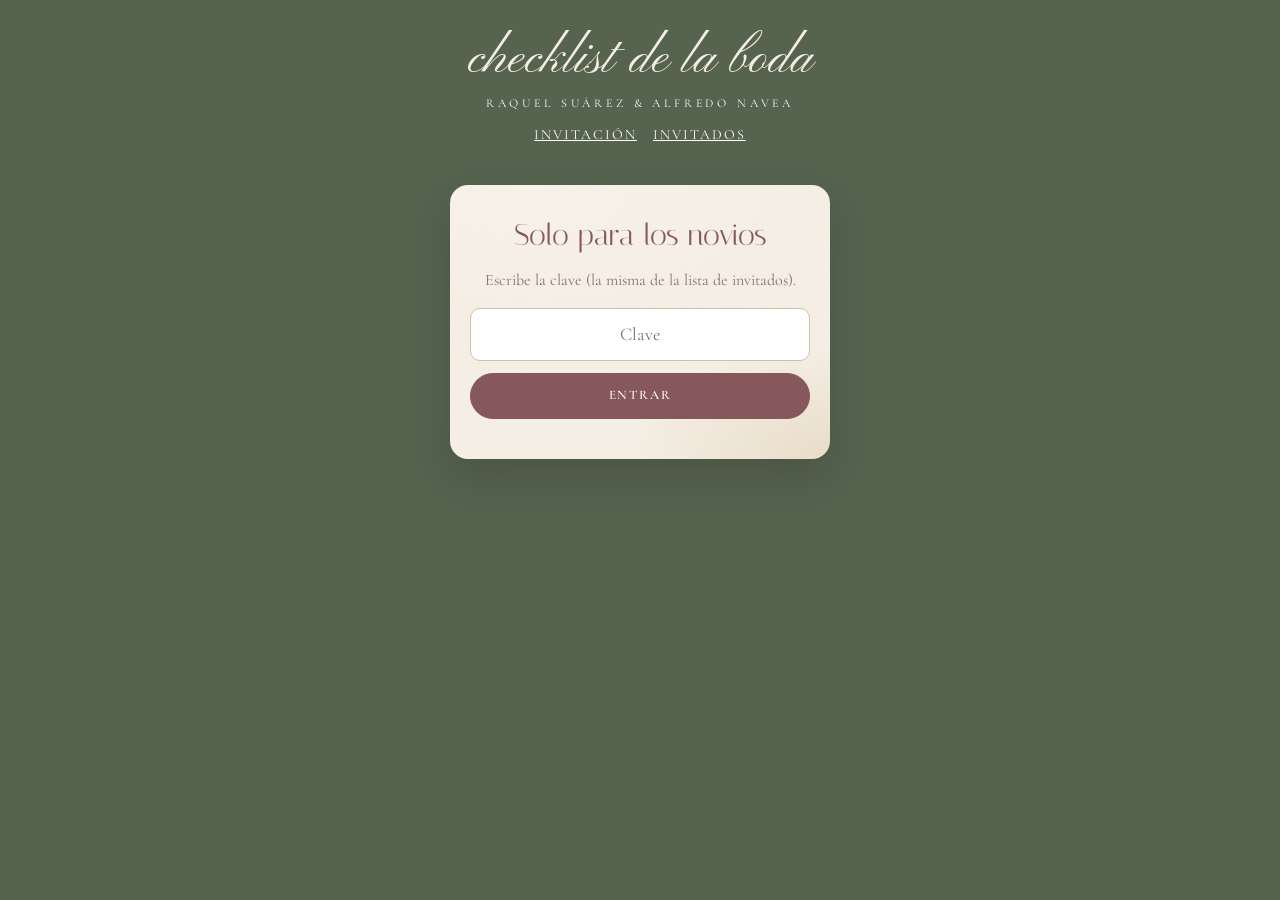
<file: checklist.html>
<!doctype html>
<html lang="es">
<head>
<meta charset="utf-8">
<meta name="viewport" content="width=device-width, initial-scale=1">
<title>Checklist de Boda</title>
<meta name="robots" content="noindex, nofollow">
<meta name="theme-color" content="#8E9B86">
<link rel="preconnect" href="https://fonts.googleapis.com">
<link rel="preconnect" href="https://fonts.gstatic.com" crossorigin>
<link href="https://fonts.googleapis.com/css2?family=Cormorant+Garamond:ital,wght@0,400;0,500;0,600;1,400&family=Italiana&family=Pinyon+Script&display=swap" rel="stylesheet">
<link rel="stylesheet" href="estilos.css">
<style>
  .envoltura { max-width: 760px; margin: 0 auto; padding: 34px 16px 80px; }
  body.textura-fondo { background: #56634F; }
  header { text-align: center; color: #fff; margin-bottom: 22px; }
  header .script { font-family: var(--f-script); font-size: 52px; color: var(--acento-claro); line-height: 1; }
  header .pre { font-size: 12px; letter-spacing: .32em; text-transform: uppercase; margin-top: 8px; }
  nav.enlaces { display: flex; justify-content: center; gap: 16px; margin-top: 12px; font-size: 14px; letter-spacing: .14em; text-transform: uppercase; }
  nav.enlaces a { color: #fff; }
  .panel { border-radius: 18px; padding: 24px 20px; box-shadow: 0 18px 40px rgba(45,55,40,.28); }

  #candado { max-width: 380px; margin: 40px auto; text-align: center; }
  #candado h2 { font-family: var(--f-display); font-weight: 400; font-size: 30px; color: var(--vino); margin: 4px 0 10px; }
  #candado p { color: var(--tinta-suave); margin: 0 0 16px; }
  #candado input { width: 100%; padding: 12px 14px; font-size: 18px; border: 1px solid var(--beige-osc); border-radius: 10px; background: #fff; text-align: center; margin-bottom: 12px; }

  .progreso { display: flex; align-items: center; gap: 18px; margin-bottom: 18px; }
  .anillo { width: 92px; height: 92px; flex: none; }
  .anillo circle { fill: none; stroke-width: 8; }
  .anillo .fondo { stroke: var(--beige); }
  .anillo .val { stroke: var(--rosa); stroke-linecap: round; transform: rotate(-90deg); transform-origin: 50% 50%; transition: stroke-dashoffset .6s ease; }
  .anillo text { font-family: var(--f-display); font-size: 24px; fill: var(--vino); }
  .progreso h2 { margin: 0; font-family: var(--f-display); font-weight: 400; font-size: 28px; color: var(--vino); line-height: 1.1; }
  .progreso p { margin: 4px 0 0; color: var(--tinta-suave); }
  .falta { font-size: 15px; color: var(--salvia-osc); }

  .herramientas { display: flex; flex-wrap: wrap; gap: 6px; margin-bottom: 8px; }
  .herramientas button { border: 1px solid var(--beige-osc); background: transparent; border-radius: 999px; padding: 6px 12px; cursor: pointer; font-size: 14px; }
  .herramientas button[aria-pressed="true"] { background: var(--vino); color: var(--papel); border-color: var(--vino); }

  section.etapa { margin-top: 22px; }
  .etapa-cab { display: flex; align-items: baseline; justify-content: space-between; gap: 10px; border-bottom: 1px solid var(--rosa-claro); padding-bottom: 6px; margin-bottom: 4px; }
  .etapa-cab h3 { margin: 0; font-family: var(--f-script); font-weight: 400; font-size: 36px; color: var(--rosa-osc); line-height: 1.1; }
  .etapa-cab span { font-size: 13px; letter-spacing: .14em; text-transform: uppercase; color: var(--tinta-suave); white-space: nowrap; }
  ul.items { list-style: none; margin: 0; padding: 0; }
  .item { display: grid; grid-template-columns: 28px 1fr auto; gap: 10px; align-items: start; padding: 9px 2px; border-bottom: 1px dashed var(--beige); }
  .item input { position: absolute; opacity: 0; pointer-events: none; }
  .caja { width: 24px; height: 24px; border-radius: 7px; border: 1.5px solid var(--beige-osc); background: #fff; display: grid; place-items: center; cursor: pointer; margin-top: 2px; transition: all .2s; }
  .caja svg { width: 15px; height: 15px; opacity: 0; transform: scale(.4); transition: all .25s; color: #fff; }
  .item input:checked + .caja { background: var(--salvia-osc); border-color: var(--salvia-osc); }
  .item input:checked + .caja svg { opacity: 1; transform: none; }
  .item input:focus-visible + .caja { outline: 2px solid var(--acento); outline-offset: 2px; }
  .texto { cursor: pointer; font-size: 18px; line-height: 1.35; }
  .texto small { display: block; color: var(--tinta-suave); font-size: 14.5px; font-style: italic; }
  .item.hecho .texto { color: var(--tinta-suave); text-decoration: line-through; text-decoration-color: var(--rosa); }
  .quitar { border: 0; background: none; color: var(--tinta-suave); cursor: pointer; font-size: 18px; padding: 0 6px; }
  .oculto-hecho .item.hecho { display: none; }

  .nueva { display: grid; grid-template-columns: 1fr auto; gap: 8px; margin-top: 10px; }
  .nueva input { padding: 9px 12px; font-size: 16px; border: 1px solid var(--beige-osc); border-radius: 10px; background: rgba(255,255,255,.7); }
  .nueva button { border: 1px solid var(--vino); background: transparent; color: var(--vino); border-radius: 10px; padding: 0 14px; cursor: pointer; font-weight: 600; }
  .estado { font-size: 13px; color: var(--tinta-suave); text-align: right; margin-top: 16px; min-height: 1em; }
  .aviso { background: #E4E8DC; color: var(--salvia-osc); border-radius: 12px; padding: 10px 14px; font-size: 15px; margin-bottom: 14px; }
  @media print {
    body { background: #fff !important; }
    header nav, .herramientas, .nueva, .quitar, .estado, .aviso, #candado { display: none !important; }
    .panel { box-shadow: none; background: #fff; }
  }
</style>
</head>
<body class="textura-fondo">
<div class="envoltura">
  <header>
    <div class="script">checklist de la boda</div>
    <div class="pre" id="titulo-pareja"></div>
    <nav class="enlaces"><a href="index.html">Invitación</a><a href="invitados.html">Invitados</a></nav>
  </header>

  <section id="candado" class="panel textura-papel">
    <h2>Solo para los novios</h2>
    <p>Escribe la clave (la misma de la lista de invitados).</p>
    <form id="form-clave">
      <input type="password" id="clave" aria-label="Clave" placeholder="Clave">
      <button class="boton" type="submit" style="width:100%">Entrar</button>
      <p id="error-clave" style="color:#9B2C3A;margin-top:10px"></p>
    </form>
  </section>

  <section id="app" class="panel textura-papel" hidden>
    <div class="aviso" id="aviso-demo" hidden>Modo prueba: lo que taches se guarda solo en este navegador hasta que conectes Google Sheets.</div>
    <div class="progreso">
      <svg class="anillo" viewBox="0 0 100 100" aria-hidden="true">
        <circle class="fondo" cx="50" cy="50" r="42"/>
        <circle class="val" id="anillo" cx="50" cy="50" r="42" stroke-dasharray="263.9" stroke-dashoffset="263.9"/>
        <text x="50" y="58" text-anchor="middle" id="pct">0%</text>
      </svg>
      <div>
        <h2 id="resumen">0 de 0 listas</h2>
        <p class="falta" id="cuenta"></p>
      </div>
    </div>
    <div class="herramientas">
      <button type="button" id="btn-ocultar" aria-pressed="false">Ocultar lo hecho</button>
      <button type="button" onclick="window.print()">Imprimir</button>
    </div>
    <div id="etapas"></div>
    <div class="estado" id="estado"></div>
  </section>
</div>

<script src="datos.js"></script>
<script src="api.js"></script>
<script>
(function () {
  const B = window.BODA;
  const $ = id => document.getElementById(id);
  $("titulo-pareja").textContent = `${B.novia} & ${B.novio}`;

  // Lista base: lo que normalmente lleva una boda, por etapas
  const ETAPAS = [
    { id: "e12", t: "12 meses o más", c: "Lo primero", items: [
      ["presupuesto", "Definir el presupuesto total", "Quién aporta y cuánto; deja un 10 % para imprevistos"],
      ["fecha", "Elegir la fecha (y una alternativa)"],
      ["estilo", "Definir el estilo y la paleta", "Beige y rosa empolvado ✓"],
      ["cantidad", "Calcular el número aproximado de invitados"],
      ["borrador-lista", "Hacer el borrador de la lista de invitados"],
      ["ceremonia-lugar", "Reservar el lugar de la ceremonia", "Iglesia, jardín, notaría…"],
      ["recepcion-lugar", "Reservar el lugar de la recepción"],
      ["padrinos", "Elegir padrinos, testigos y cortejo"],
      ["organizador", "Decidir si contratar wedding planner"]
    ]},
    { id: "e9", t: "9 a 11 meses", c: "Proveedores clave", items: [
      ["fotografo", "Contratar fotógrafo"],
      ["video", "Contratar video / reels del día", "¡O editarlo tú! 😉"],
      ["catering", "Contratar banquete / catering y hacer la cata"],
      ["musica", "Contratar DJ, banda o música en vivo"],
      ["vestido", "Buscar el vestido de novia"],
      ["web", "Crear la web de la boda", "Invitación + confirmaciones ✓"],
      ["save-date", "Enviar el «reserva la fecha» (save the date)"],
      ["seguro", "Revisar documentos para el matrimonio civil y/o religioso"]
    ]},
    { id: "e6", t: "6 a 8 meses", c: "Detalles grandes", items: [
      ["decoracion", "Contratar decoración y flores"],
      ["pastel", "Elegir el pastel / torta y la mesa de postres"],
      ["traje", "Elegir el traje del novio"],
      ["damas", "Definir la ropa de damas y caballeros de honor"],
      ["alojamiento", "Reservar hotel para invitados que viajan"],
      ["luna-miel", "Planear y reservar la luna de miel", "Revisar pasaportes y visas"],
      ["transporte", "Reservar transporte (carro de los novios, invitados)"],
      ["mesa-regalos", "Decidir mesa de regalos o lluvia de sobres"]
    ]},
    { id: "e4", t: "4 a 5 meses", c: "Invitaciones y más", items: [
      ["lista-final", "Cerrar la lista de invitados"],
      ["invitaciones", "Diseñar las invitaciones"],
      ["anillos", "Comprar los anillos (argollas)"],
      ["maquillaje", "Reservar maquillaje y peinado (y hacer prueba)"],
      ["cursos", "Charlas prematrimoniales (si es boda religiosa)"],
      ["menu", "Definir el menú y las bebidas"],
      ["recuerdos", "Elegir los recuerdos para los invitados"],
      ["papeleria", "Papelería del día: menú, mesas, señalética"]
    ]},
    { id: "e2", t: "2 a 3 meses", c: "Se acerca", items: [
      ["enviar-inv", "Enviar las invitaciones con el enlace para confirmar"],
      ["registro", "Pedir cita en el registro civil y entregar documentos"],
      ["musica-ceremonia", "Elegir canciones: entrada, salida, primer baile"],
      ["votos", "Escribir los votos"],
      ["accesorios", "Comprar zapatos, velo, accesorios y ligas"],
      ["despedida", "Organizar despedida de soltera / soltero"],
      ["cronograma", "Armar el cronograma del día con los proveedores"],
      ["pruebas", "Pruebas de vestido y traje"]
    ]},
    { id: "e1", t: "1 mes", c: "Últimos ajustes", items: [
      ["confirmaciones", "Llamar a quienes no han confirmado", "Usa el filtro «Pendientes» de la lista"],
      ["mesas", "Hacer el plano de mesas"],
      ["numero-final", "Dar el número final al catering"],
      ["pagos", "Revisar pagos pendientes a proveedores"],
      ["ensayo", "Ensayo de la ceremonia"],
      ["kit", "Preparar kit de emergencia (agujas, curitas, pañuelos)"],
      ["sobres", "Preparar sobres con los pagos finales y propinas"]
    ]},
    { id: "e0", t: "La semana de la boda", c: "¡Ya casi!", items: [
      ["confirmar-prov", "Confirmar horarios con todos los proveedores"],
      ["maletas", "Hacer las maletas de la luna de miel"],
      ["responsable", "Elegir a alguien que coordine el día"],
      ["entregar", "Entregar decoración, recuerdos y papelería al lugar"],
      ["descanso", "Descansar, hidratarse y dormir bien"]
    ]},
    { id: "ed", t: "Después de la boda", c: "Cierre", items: [
      ["gracias", "Enviar agradecimientos a los invitados"],
      ["vestido-limpieza", "Llevar el vestido a limpieza"],
      ["fotos-final", "Recibir y respaldar fotos y video"],
      ["acta", "Retirar el acta de matrimonio y actualizar documentos"]
    ]}
  ];

  let clave = "", data = { hechos: {}, extra: [] }, guardando = null;

  function pintar() {
    const cont = $("etapas");
    cont.innerHTML = "";
    let total = 0, hechos = 0;
    ETAPAS.forEach(e => {
      const items = e.items.map(([id, t, s]) => ({ id, t, s }))
        .concat(data.extra.filter(x => x.etapa === e.id).map(x => ({ id: x.id, t: x.t, propio: true })));
      const h = items.filter(i => data.hechos[i.id]).length;
      total += items.length; hechos += h;
      const sec = document.createElement("section");
      sec.className = "etapa";
      sec.innerHTML = `<div class="etapa-cab"><h3></h3><span>${h} / ${items.length} · ${e.c}</span></div><ul class="items"></ul>
        <form class="nueva"><input placeholder="Agregar otra tarea…" aria-label="Agregar tarea en ${e.t}"><button>Agregar</button></form>`;
      sec.querySelector("h3").textContent = e.t;
      const ul = sec.querySelector("ul");
      items.forEach(i => {
        const li = document.createElement("li");
        li.className = "item" + (data.hechos[i.id] ? " hecho" : "");
        li.innerHTML = `<input type="checkbox" id="c-${i.id}" ${data.hechos[i.id] ? "checked" : ""}>
          <label class="caja" for="c-${i.id}"><svg viewBox="0 0 24 24" fill="none"><path d="M5 12.5l4.5 4.5L19 7.5" stroke="currentColor" stroke-width="3" stroke-linecap="round" stroke-linejoin="round"/></svg></label>
          <label class="texto" for="c-${i.id}"></label>${i.propio ? `<button class="quitar" aria-label="Quitar tarea">×</button>` : "<span></span>"}`;
        const tx = li.querySelector(".texto");
        tx.textContent = i.t;
        if (i.s) { const sm = document.createElement("small"); sm.textContent = i.s; tx.appendChild(sm); }
        li.querySelector("input").addEventListener("change", ev => {
          if (ev.target.checked) data.hechos[i.id] = true; else delete data.hechos[i.id];
          pintar(); guardar();
        });
        const q = li.querySelector(".quitar");
        if (q) q.addEventListener("click", () => { data.extra = data.extra.filter(x => x.id !== i.id); delete data.hechos[i.id]; pintar(); guardar(); });
        ul.appendChild(li);
      });
      sec.querySelector("form").addEventListener("submit", ev => {
        ev.preventDefault();
        const inp = ev.target.querySelector("input");
        const t = inp.value.trim(); if (!t) return;
        data.extra.push({ id: "x" + Date.now().toString(36), etapa: e.id, t });
        pintar(); guardar();
        cont.querySelector(`[aria-label="Agregar tarea en ${e.t}"]`)?.focus();
      });
      cont.appendChild(sec);
    });
    const pct = total ? Math.round(hechos / total * 100) : 0;
    $("pct").textContent = pct + "%";
    $("anillo").style.strokeDashoffset = 263.9 * (1 - pct / 100);
    $("resumen").textContent = `${hechos} de ${total} listas`;
    const dias = Math.ceil((new Date(B.fecha) - new Date()) / 86400000);
    $("cuenta").textContent = dias > 0 ? `Faltan ${dias} días para la boda` : "";
  }

  function guardar() {
    $("estado").textContent = "Guardando…";
    clearTimeout(guardando);
    guardando = setTimeout(async () => {
      try { await BodaAPI.checklistGuardar(clave, data); $("estado").textContent = "Guardado ✓"; }
      catch (e) { $("estado").textContent = "No se pudo guardar: " + e.message; }
    }, 600);
  }

  $("btn-ocultar").addEventListener("click", ev => {
    const on = ev.currentTarget.getAttribute("aria-pressed") !== "true";
    ev.currentTarget.setAttribute("aria-pressed", on);
    $("etapas").classList.toggle("oculto-hecho", on);
  });

  $("form-clave").addEventListener("submit", async ev => {
    ev.preventDefault();
    clave = $("clave").value.trim();
    try {
      const r = await BodaAPI.checklistLeer(clave);
      data = Object.assign({ hechos: {}, extra: [] }, r.checklist || {});
      try { sessionStorage.setItem("boda_clave", clave); } catch (e) {}
      $("candado").hidden = true; $("app").hidden = false;
      $("aviso-demo").hidden = !BodaAPI.demo;
      pintar();
    } catch (e) {
      $("error-clave").textContent = e.message === "Clave incorrecta" ? "Clave incorrecta." : "No se pudo conectar: " + e.message;
    }
  });
  try { const c = sessionStorage.getItem("boda_clave"); if (c) { $("clave").value = c; $("form-clave").requestSubmit(); } } catch (e) {}
})();
</script>
</body>
</html>
</file>
<file: estilos.css>
/* Paleta: beige + rosa empolvado (principales), verde salvia (complementario del rosa) y azul empolvado (complementario del beige) */
:root {
  --papel: #F7F1E8;
  --papel-2: #F0E7D9;
  --beige: #E8DCC8;
  --beige-osc: #D2C0A3;
  --rosa: #CFA3A4;
  --rosa-claro: #EBD3D1;
  --rosa-osc: #9A6A6E;
  --vino: #86575B;   /* rosa profundo: textos y botones */
  --fondo-osc: #8E9B86;
  --fondo-noche: #65725E;
  --acento: #8DA1B4;   /* azul empolvado */
  --acento-claro: #F5EEE2;
  --salvia: #A7B39C;
  --salvia-osc: #6F7E66;
  --tinta: #5A4744;
  --tinta-suave: #86706B;

  --f-script: "Pinyon Script", cursive;
  --f-display: "Italiana", serif;
  --f-serif: "Cormorant Garamond", Georgia, serif;
}

* { box-sizing: border-box; }
html { -webkit-text-size-adjust: 100%; }
body {
  margin: 0;
  font-family: var(--f-serif);
  color: var(--tinta);
  background: var(--fondo-osc);
  line-height: 1.5;
}
img { max-width: 100%; display: block; }
button, input, select, textarea { font: inherit; color: inherit; }

/* textura de papel (ruido sutil) */
:root {
  --fondo-papel:
    url("data:image/svg+xml,%3Csvg xmlns='http://www.w3.org/2000/svg' width='220' height='220'%3E%3Cfilter id='n'%3E%3CfeTurbulence type='fractalNoise' baseFrequency='.85' numOctaves='3' stitchTiles='stitch'/%3E%3CfeColorMatrix values='0 0 0 0 .45 0 0 0 0 .33 0 0 0 0 .25 0 0 0 .07 0'/%3E%3C/filter%3E%3Crect width='100%25' height='100%25' filter='url(%23n)'/%3E%3C/svg%3E"),
    radial-gradient(120% 80% at 20% 0%, #FAF5EC 0%, transparent 60%),
    radial-gradient(90% 70% at 100% 100%, #EADFCB 0%, transparent 60%),
    var(--papel);
}
.textura-papel { background: var(--fondo-papel); }

/* fondo vino con relieve floral */
.textura-fondo {
  background-color: var(--fondo-osc);
  background-image:
    url("data:image/svg+xml,%3Csvg xmlns='http://www.w3.org/2000/svg' width='160' height='160' viewBox='0 0 160 160'%3E%3Cg fill='none' stroke='%23000' stroke-opacity='.08' stroke-width='1.2'%3E%3Cpath d='M20 140c20-30 40-50 70-60M48 112c-8-10-20-12-28-6 8 6 20 8 28 6zM62 98c2-12-4-24-14-26 0 10 6 22 14 26zM80 84c10-6 14-18 8-26-8 6-12 18-8 26z'/%3E%3Ccircle cx='120' cy='40' r='9'/%3E%3Ccircle cx='120' cy='40' r='3'/%3E%3Cpath d='M120 31c4-8 10-8 12-2M129 40c8 4 8 10 2 12M120 49c-4 8-10 8-12 2M111 40c-8-4-8-10-2-12'/%3E%3C/g%3E%3Cg fill='none' stroke='%23fff' stroke-opacity='.05' stroke-width='1.2' transform='translate(1 1)'%3E%3Cpath d='M20 140c20-30 40-50 70-60'/%3E%3Ccircle cx='120' cy='40' r='9'/%3E%3C/g%3E%3C/svg%3E"),
    radial-gradient(120% 90% at 50% 0%, #A3AF9B 0%, var(--fondo-osc) 55%, var(--fondo-noche) 100%);
}

/* hoja de papel con borde rasgado */
.hoja {
  position: relative;
  isolation: isolate;
}
.hoja::before {
  content: "";
  position: absolute; inset: 0;
  z-index: -1;
  background: var(--fondo-papel);
  filter: url(#rasgado) drop-shadow(0 18px 30px rgba(40, 50, 35, .28));
}

.sr-only { position: absolute; width: 1px; height: 1px; overflow: hidden; clip: rect(0 0 0 0); white-space: nowrap; }

/* separador fino con rombo */
.separador {
  display: flex; align-items: center; justify-content: center; gap: 10px;
  color: var(--rosa); margin: 14px auto;
}
.separador::before, .separador::after {
  content: ""; height: 1px; width: 56px;
  background: linear-gradient(90deg, transparent, currentColor);
}
.separador::after { transform: scaleX(-1); }
.separador i { width: 6px; height: 6px; transform: rotate(45deg); border: 1px solid currentColor; display: block; }

.boton {
  display: inline-flex; align-items: center; justify-content: center; gap: 8px;
  padding: 12px 26px; border-radius: 999px;
  border: 1px solid var(--vino); background: var(--vino); color: var(--papel);
  font-family: var(--f-serif); font-weight: 600; letter-spacing: .14em; text-transform: uppercase; font-size: 13px;
  cursor: pointer; text-decoration: none;
  transition: background .25s, color .25s, transform .2s;
}
.boton:hover { background: #6E4549; }
.boton:active { transform: scale(.98); }
.boton.secundario { background: transparent; color: var(--vino); }
.boton.secundario:hover { background: var(--vino); color: var(--papel); }
.boton:focus-visible, input:focus-visible, textarea:focus-visible, select:focus-visible, button:focus-visible {
  outline: 2px solid var(--acento); outline-offset: 3px;
}

@media (prefers-reduced-motion: reduce) {
  *, *::before, *::after { animation-duration: .01ms !important; transition-duration: .01ms !important; }
}
</file>
